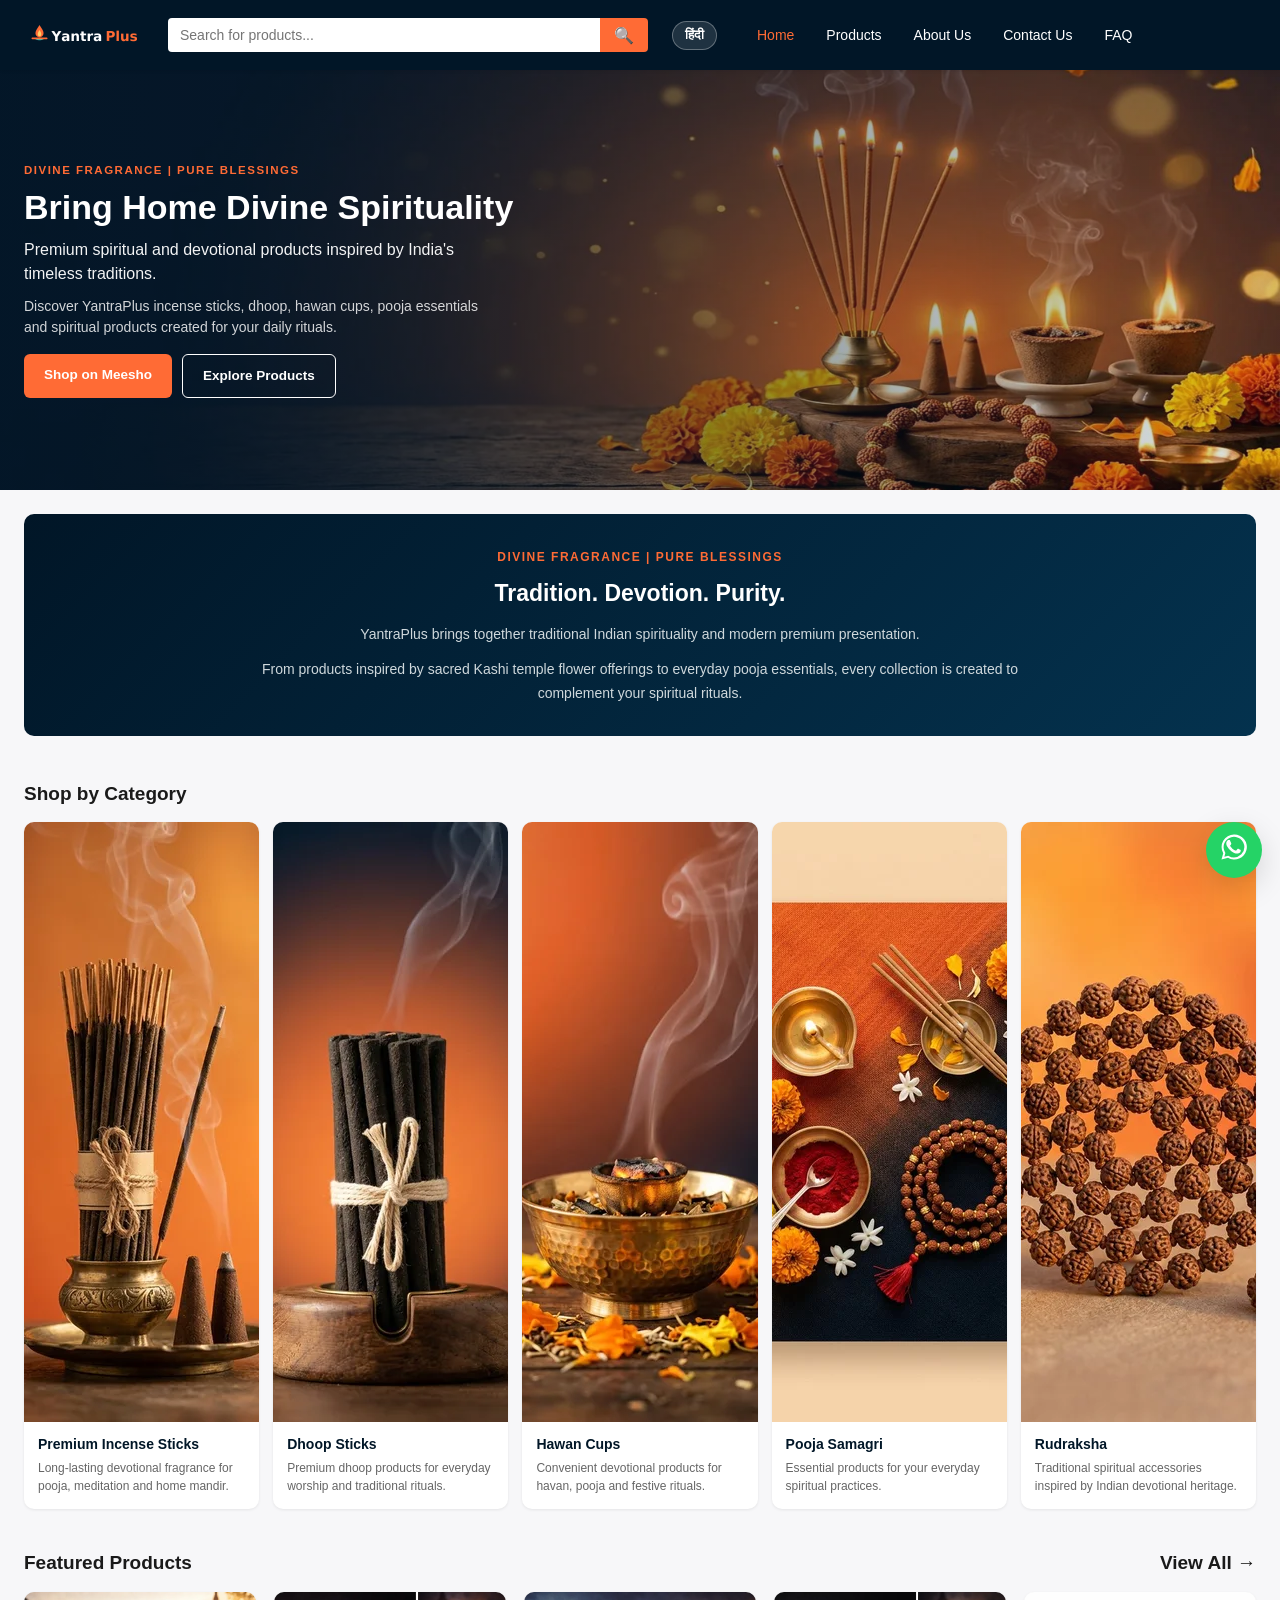
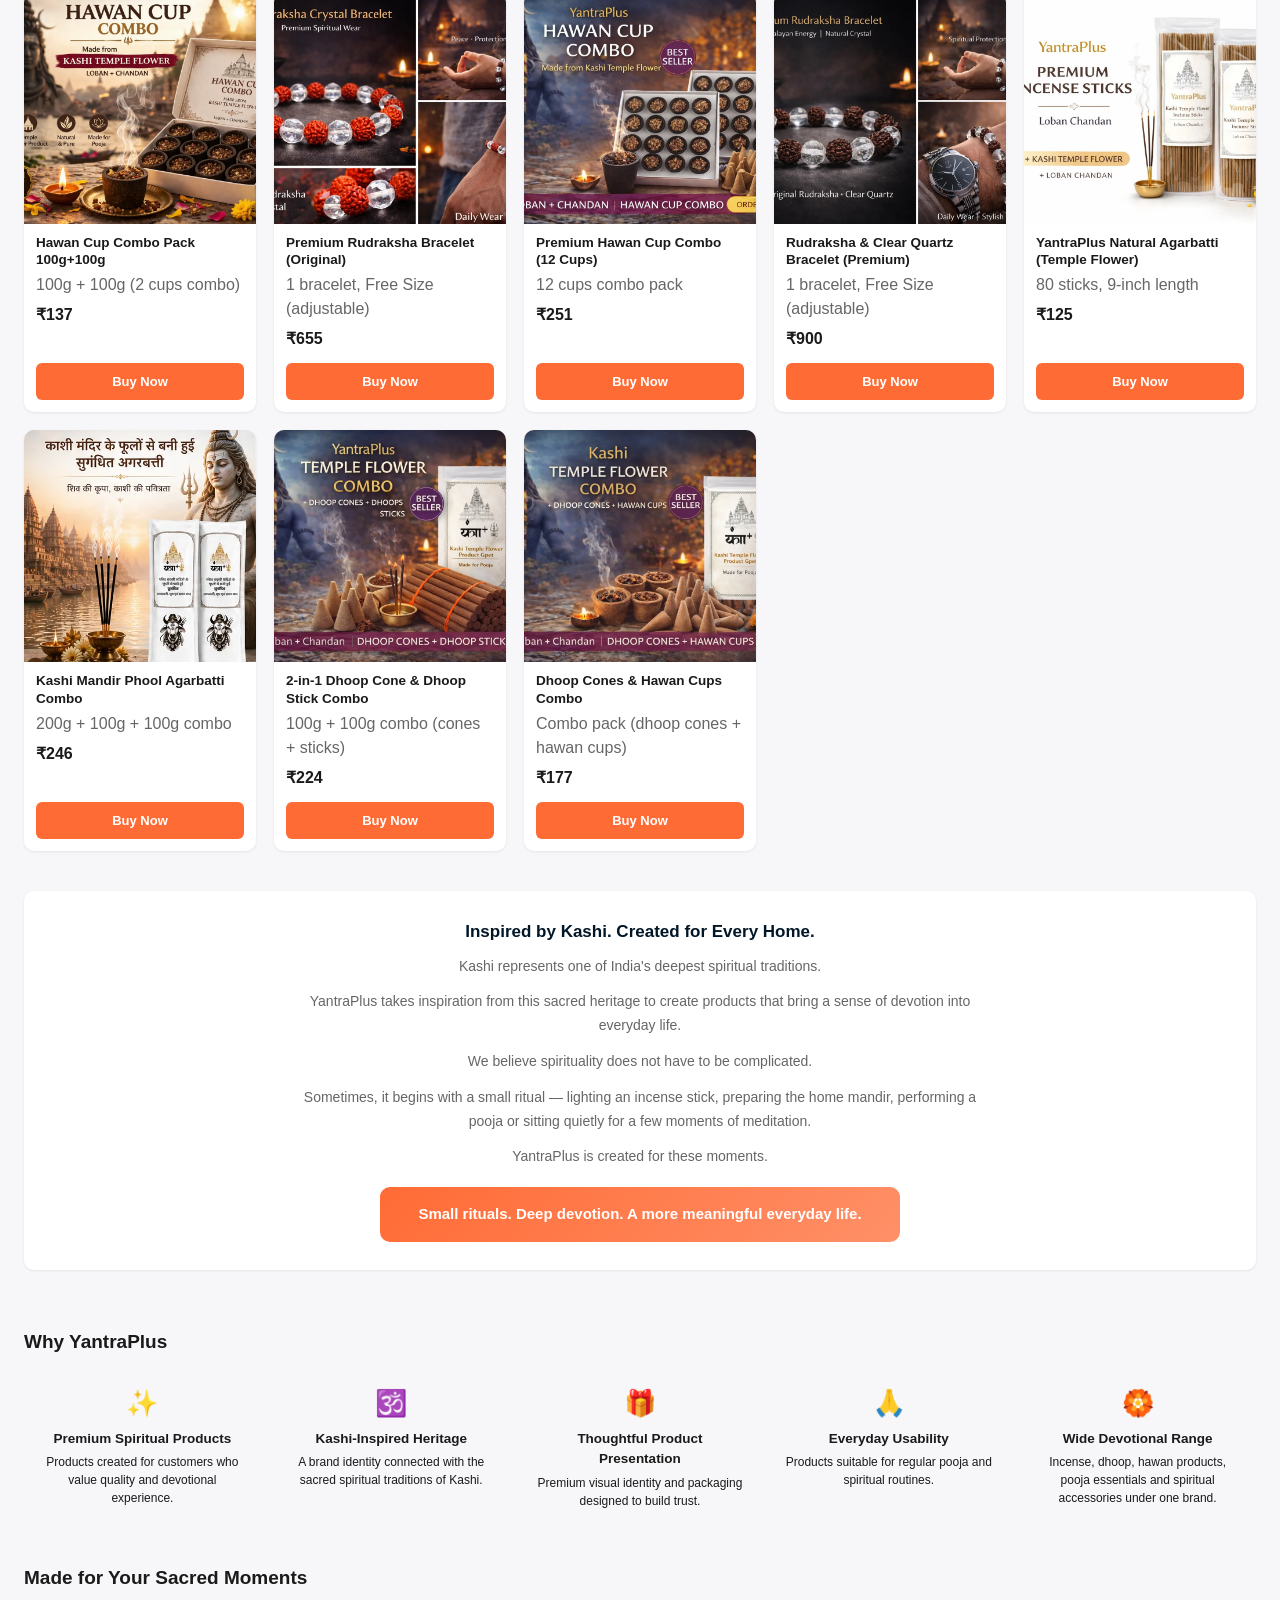
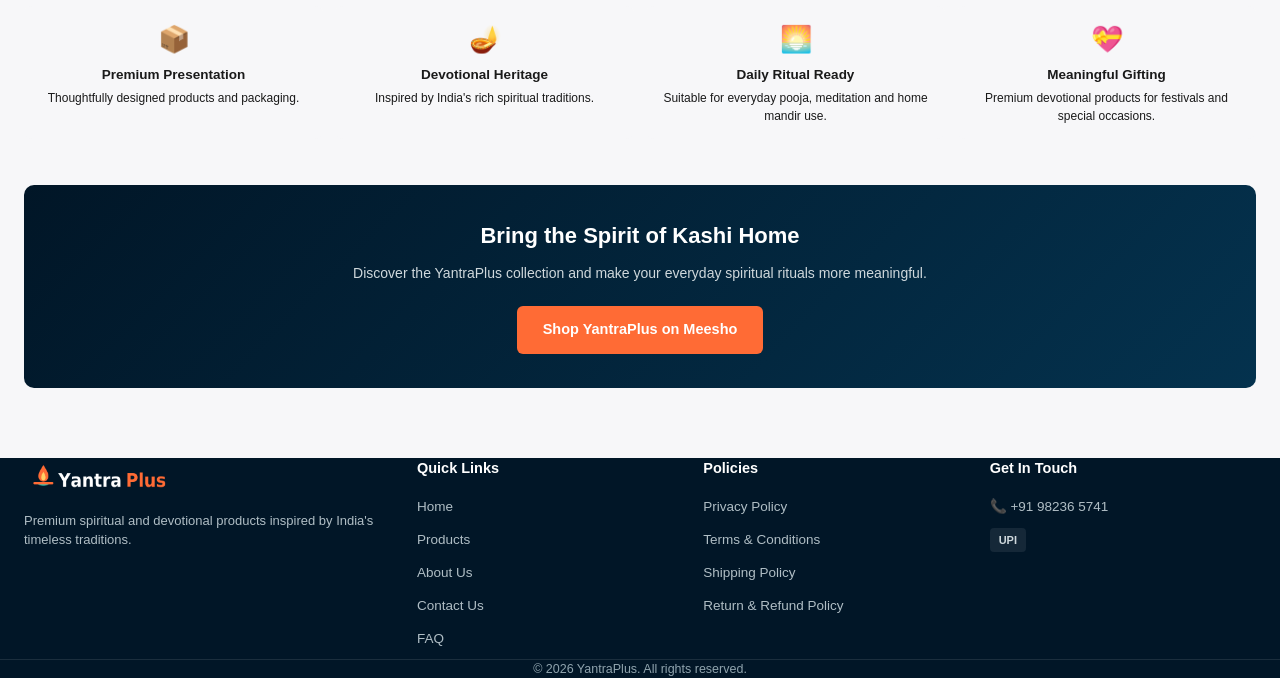
<file: index.html>
<!DOCTYPE html>
<html lang="en">
<head>
  <meta charset="UTF-8">
  <meta name="viewport" content="width=device-width, initial-scale=1.0">
  <!-- SEO Meta Tags -->
  <title>YantraPlus | Premium Spiritual &amp; Pooja Products | Incense, Dhoop &amp; Hawan</title>
  <meta name="description" content="Discover YantraPlus premium spiritual and devotional products including incense sticks, dhoop, hawan cups, pooja samagri and Rudraksha products inspired by India's sacred traditions.">
  <meta name="keywords" content="agarbatti, incense sticks, dhoop, hawan cups, pooja samagri, rudraksha bracelet, pooja items online India">
  <meta name="author" content="YantraPlus">
  <link rel="canonical" href="https://yantraplus.github.io/index.html">
  <meta name="robots" content="index, follow">
  <!-- Open Graph -->
  <meta property="og:title" content="YantraPlus | Premium Spiritual &amp; Pooja Products | Incense, Dhoop &amp; Hawan">
  <meta property="og:description" content="Discover YantraPlus premium spiritual and devotional products including incense sticks, dhoop, hawan cups, pooja samagri and Rudraksha products inspired by India's sacred traditions.">
  <meta property="og:type" content="website">
  <meta property="og:url" content="https://yantraplus.github.io/index.html">
  <meta property="og:image" content="https://yantraplus.github.io/assets/images/hero-banner.jpg">
  <meta property="og:site_name" content="YantraPlus">
  <!-- Twitter Card -->
  <meta name="twitter:card" content="summary_large_image">
  <meta name="twitter:title" content="YantraPlus | Premium Spiritual &amp; Pooja Products | Incense, Dhoop &amp; Hawan">
  <meta name="twitter:description" content="Discover YantraPlus premium spiritual and devotional products including incense sticks, dhoop, hawan cups, pooja samagri and Rudraksha products inspired by India's sacred traditions.">
  <meta name="twitter:image" content="https://yantraplus.github.io/assets/images/hero-banner.jpg">
  <!-- Favicon -->
  <link rel="icon" type="image/png" href="assets/images/favicon-32.png">
  <!-- Stylesheet -->
  <link rel="preconnect" href="https://fonts.googleapis.com">
  <link rel="preconnect" href="https://fonts.gstatic.com" crossorigin>
  <link href="https://fonts.googleapis.com/css2?family=Noto+Sans+Devanagari:wght@400;600;700&display=swap" rel="stylesheet">
  <link rel="stylesheet" href="css/style.css">
</head>
<body>

  <div id="page-loader"><div class="loader-spinner"></div></div>

  <header class="site-header" id="site-header"></header>
  <div id="whatsapp-float" class="whatsapp-float"></div>

  <main>

    <!-- HERO BANNER -->
    <section class="hero">
      <picture>
        <source srcset="assets/images/hero-banner.webp" type="image/webp">
        <img src="assets/images/hero-banner.jpg" alt="YantraPlus — premium spiritual and devotional products: incense, dhoop and Rudraksha" width="1600" height="700" fetchpriority="high">
      </picture>
      <div class="hero-content">
        <span class="hero-tagline" data-i18n="hero.tagline">Divine Fragrance | Pure Blessings</span>
        <h1 data-i18n="hero.title">Bring Home Divine Spirituality</h1>
        <p class="hero-sub" data-i18n="hero.subtitle">Premium spiritual and devotional products inspired by India's timeless traditions.</p>
        <p class="hero-desc" data-i18n="hero.description">Discover YantraPlus incense sticks, dhoop, hawan cups, pooja essentials and spiritual products created for your daily rituals.</p>
        <div class="hero-actions">
          <a href="#" class="btn btn-primary" id="hero-meesho-btn" data-i18n="hero.ctaMeesho">Shop on Meesho</a>
          <a href="products.html" class="btn btn-outline" data-i18n="hero.ctaProducts">Explore Products</a>
        </div>
      </div>
    </section>

    <div class="container">

      <!-- BRAND SECTION -->
      <section class="section brand-section">
        <span class="brand-tagline" data-i18n="brand.tagline">Divine Fragrance | Pure Blessings</span>
        <h2 data-i18n="brand.title">Tradition. Devotion. Purity.</h2>
        <p data-i18n="brand.p1">YantraPlus brings together traditional Indian spirituality and modern premium presentation.</p>
        <p data-i18n="brand.p2">From products inspired by sacred Kashi temple flower offerings to everyday pooja essentials, every collection is created to complement your spiritual rituals.</p>
      </section>

      <!-- CATEGORIES -->
      <section class="section">
        <h2 class="section-title" data-i18n="section.categories">Shop by Category</h2>
        <div class="category-grid">
          <a href="products.html?search=agarbatti" class="cat-card">
            <picture>
              <source srcset="assets/images/cat-incense.webp" type="image/webp">
              <img src="assets/images/cat-incense.jpg" alt="Premium incense sticks and agarbatti for pooja" width="600" height="600" loading="lazy">
            </picture>
            <div class="cat-body">
              <h3 data-i18n="cat.incense.title">Premium Incense Sticks</h3>
              <p data-i18n="cat.incense.desc">Long-lasting devotional fragrance for pooja, meditation and home mandir.</p>
            </div>
          </a>
          <a href="products.html?search=dhoop" class="cat-card">
            <picture>
              <source srcset="assets/images/cat-dhoop.webp" type="image/webp">
              <img src="assets/images/cat-dhoop.jpg" alt="Premium dhoop sticks for worship and rituals" width="600" height="600" loading="lazy">
            </picture>
            <div class="cat-body">
              <h3 data-i18n="cat.dhoop.title">Dhoop Sticks</h3>
              <p data-i18n="cat.dhoop.desc">Premium dhoop products for everyday worship and traditional rituals.</p>
            </div>
          </a>
          <a href="products.html?search=hawan" class="cat-card">
            <picture>
              <source srcset="assets/images/cat-hawan.webp" type="image/webp">
              <img src="assets/images/cat-hawan.jpg" alt="Hawan cups for havan and pooja rituals" width="600" height="600" loading="lazy">
            </picture>
            <div class="cat-body">
              <h3 data-i18n="cat.hawan.title">Hawan Cups</h3>
              <p data-i18n="cat.hawan.desc">Convenient devotional products for havan, pooja and festive rituals.</p>
            </div>
          </a>
          <a href="products.html?category=incense" class="cat-card">
            <picture>
              <source srcset="assets/images/cat-samagri.webp" type="image/webp">
              <img src="assets/images/cat-samagri.jpg" alt="Pooja samagri and worship essentials" width="600" height="600" loading="lazy">
            </picture>
            <div class="cat-body">
              <h3 data-i18n="cat.samagri.title">Pooja Samagri</h3>
              <p data-i18n="cat.samagri.desc">Essential products for your everyday spiritual practices.</p>
            </div>
          </a>
          <a href="products.html?category=bracelets" class="cat-card">
            <picture>
              <source srcset="assets/images/cat-bracelets.webp" type="image/webp">
              <img src="assets/images/cat-bracelets.jpg" alt="Rudraksha bracelets and spiritual accessories" width="600" height="600" loading="lazy">
            </picture>
            <div class="cat-body">
              <h3 data-i18n="cat.rudraksha.title">Rudraksha</h3>
              <p data-i18n="cat.rudraksha.desc">Traditional spiritual accessories inspired by Indian devotional heritage.</p>
            </div>
          </a>
        </div>
      </section>

      <!-- FEATURED PRODUCTS (rendered by home.js) -->
      <section class="section">
        <h2 class="section-title">
          <span data-i18n="section.featured">Featured Products</span>
          <a href="products.html" class="link" data-i18n="link.viewAll">View All →</a>
        </h2>
        <div class="product-grid" id="featured-products">
          <!-- Products injected by JS -->
        </div>
      </section>

      <!-- BRAND STORY -->
      <section class="section">
        <div class="content-block story-block">
          <h2 class="story-title" data-i18n="story.title">Inspired by Kashi. Created for Every Home.</h2>
          <p data-i18n="story.p1">Kashi represents one of India's deepest spiritual traditions.</p>
          <p data-i18n="story.p2">YantraPlus takes inspiration from this sacred heritage to create products that bring a sense of devotion into everyday life.</p>
          <p data-i18n="story.p3">We believe spirituality does not have to be complicated.</p>
          <p data-i18n="story.p4">Sometimes, it begins with a small ritual — lighting an incense stick, preparing the home mandir, performing a pooja or sitting quietly for a few moments of meditation.</p>
          <p data-i18n="story.p5">YantraPlus is created for these moments.</p>
          <div class="story-highlight" data-i18n="story.highlight">Small rituals. Deep devotion. A more meaningful everyday life.</div>
        </div>
      </section>

      <!-- WHY YANTRAPLUS -->
      <section class="section">
        <h2 class="section-title" data-i18n="why.title">Why YantraPlus</h2>
        <div class="value-cards five">
          <div class="value-card"><div class="icon">✨</div><h3 data-i18n="why.1.title">Premium Spiritual Products</h3><p data-i18n="why.1.desc">Products created for customers who value quality and devotional experience.</p></div>
          <div class="value-card"><div class="icon">🕉️</div><h3 data-i18n="why.2.title">Kashi-Inspired Heritage</h3><p data-i18n="why.2.desc">A brand identity connected with the sacred spiritual traditions of Kashi.</p></div>
          <div class="value-card"><div class="icon">🎁</div><h3 data-i18n="why.3.title">Thoughtful Product Presentation</h3><p data-i18n="why.3.desc">Premium visual identity and packaging designed to build trust.</p></div>
          <div class="value-card"><div class="icon">🙏</div><h3 data-i18n="why.4.title">Everyday Usability</h3><p data-i18n="why.4.desc">Products suitable for regular pooja and spiritual routines.</p></div>
          <div class="value-card"><div class="icon">🏵️</div><h3 data-i18n="why.5.title">Wide Devotional Range</h3><p data-i18n="why.5.desc">Incense, dhoop, hawan products, pooja essentials and spiritual accessories under one brand.</p></div>
        </div>
      </section>

      <!-- TRUST SECTION -->
      <section class="section">
        <h2 class="section-title" data-i18n="trust.title">Made for Your Sacred Moments</h2>
        <div class="value-cards">
          <div class="value-card"><div class="icon">📦</div><h3 data-i18n="trust.1.title">Premium Presentation</h3><p data-i18n="trust.1.desc">Thoughtfully designed products and packaging.</p></div>
          <div class="value-card"><div class="icon">🪔</div><h3 data-i18n="trust.2.title">Devotional Heritage</h3><p data-i18n="trust.2.desc">Inspired by India's rich spiritual traditions.</p></div>
          <div class="value-card"><div class="icon">🌅</div><h3 data-i18n="trust.3.title">Daily Ritual Ready</h3><p data-i18n="trust.3.desc">Suitable for everyday pooja, meditation and home mandir use.</p></div>
          <div class="value-card"><div class="icon">💝</div><h3 data-i18n="trust.4.title">Meaningful Gifting</h3><p data-i18n="trust.4.desc">Premium devotional products for festivals and special occasions.</p></div>
        </div>
      </section>

      <!-- CTA -->
      <section class="section">
        <div class="cta-section">
          <h2 data-i18n="cta.title">Bring the Spirit of Kashi Home</h2>
          <p data-i18n="cta.desc">Discover the YantraPlus collection and make your everyday spiritual rituals more meaningful.</p>
          <a href="#" id="cta-meesho-btn" class="btn btn-primary" data-i18n="cta.button">Shop YantraPlus on Meesho</a>
        </div>
      </section>

    </div>
  </main>

  <footer class="site-footer" id="site-footer"></footer>

  <script src="js/products-data.js"></script>
  <script src="js/i18n.js"></script>
  <script src="js/main.js"></script>
  <script>
    renderHeader('home');

    // Meesho CTA buttons point to the storefront
    document.getElementById('hero-meesho-btn').href = BRAND.meeshoUrl;
    document.getElementById('cta-meesho-btn').href = BRAND.meeshoUrl;

    function renderFeaturedProducts() {
      const grid = document.getElementById('featured-products');
      const featured = PRODUCTS.slice(0, 8);
      grid.innerHTML = featured.map(p => productCardHTML(p)).join('');
    }

    function productCardHTML(p) {
      return `
        <div class="product-card">
          <a href="product.html?id=${p.id}" class="thumb">
            ${productImageHTML(p.images[0], p.name, { loading: 'lazy' })}
          </a>
          <div class="product-info">
            <a href="product.html?id=${p.id}"><h3>${p.name}</h3></a>
            ${p.pack ? `<div class="reviews-count">${p.pack}</div>` : ''}
            <div class="price-row">
              <span class="price-now">₹${p.price.toLocaleString('en-IN')}</span>
            </div>
            <a href="product.html?id=${p.id}" class="btn btn-primary btn-block">${t('btn.buyNow')}</a>
          </div>
        </div>
      `;
    }

    renderFeaturedProducts();
    document.addEventListener('yp:langchange', renderFeaturedProducts);
  </script>
</body>
</html>
</file>
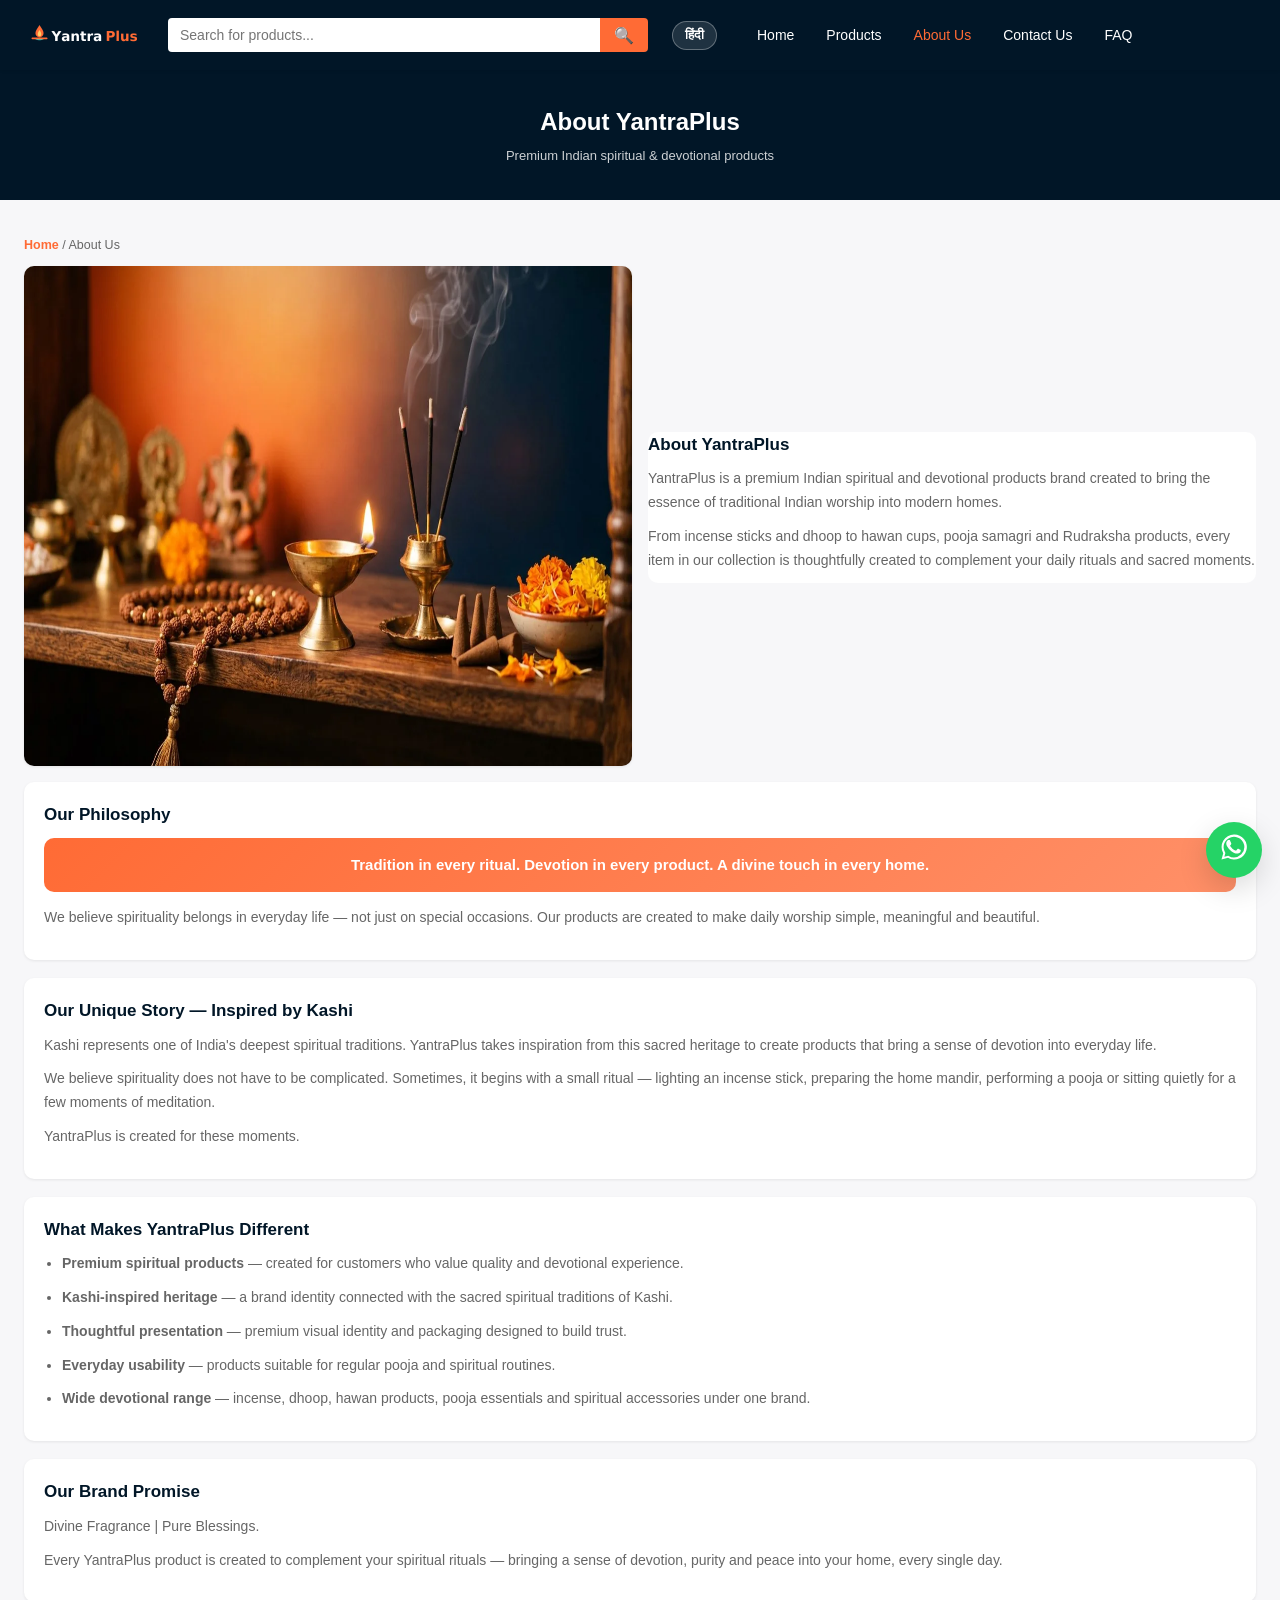
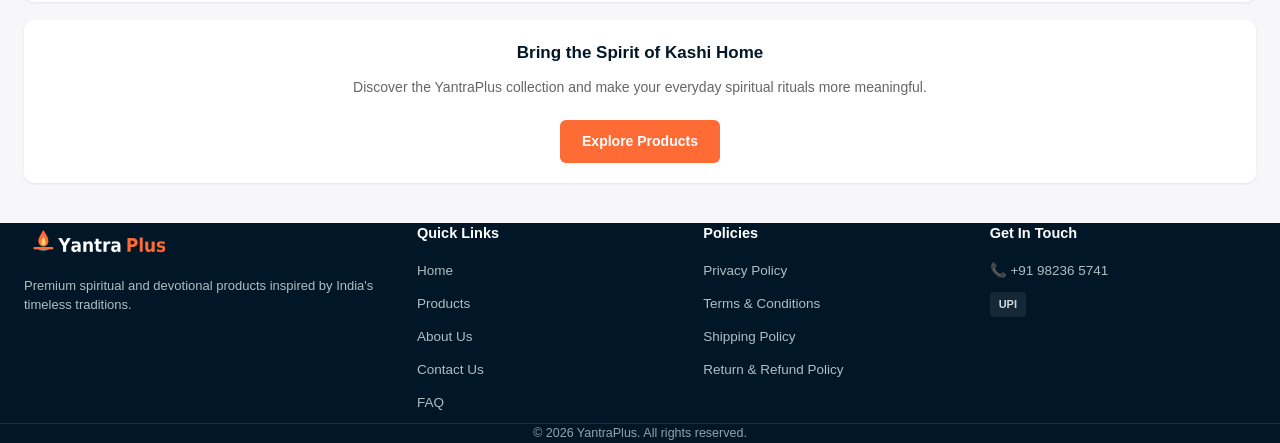
<file: about.html>
<!DOCTYPE html>
<html lang="en">
<head>
  <meta charset="UTF-8">
  <meta name="viewport" content="width=device-width, initial-scale=1.0">
  <title>About YantraPlus | Inspired by Kashi's Spiritual Heritage</title>
  <meta name="description" content="Discover YantraPlus premium spiritual and devotional products including incense sticks, dhoop, hawan cups, pooja samagri and Rudraksha products inspired by India's sacred traditions.">
  <link rel="canonical" href="https://yantraplus.github.io/about.html">
  <meta name="robots" content="index, follow">
  <!-- Open Graph -->
  <meta property="og:title" content="About YantraPlus | Inspired by Kashi's Spiritual Heritage">
  <meta property="og:description" content="Discover YantraPlus premium spiritual and devotional products including incense sticks, dhoop, hawan cups, pooja samagri and Rudraksha products inspired by India's sacred traditions.">
  <meta property="og:type" content="website">
  <meta property="og:url" content="https://yantraplus.github.io/about.html">
  <meta property="og:image" content="https://yantraplus.github.io/assets/images/about-team.jpg">
  <meta property="og:site_name" content="YantraPlus">
  <!-- Twitter Card -->
  <meta name="twitter:card" content="summary_large_image">
  <meta name="twitter:title" content="About YantraPlus | Inspired by Kashi's Spiritual Heritage">
  <meta name="twitter:description" content="Discover YantraPlus premium spiritual and devotional products including incense sticks, dhoop, hawan cups, pooja samagri and Rudraksha products inspired by India's sacred traditions.">
  <meta name="twitter:image" content="https://yantraplus.github.io/assets/images/about-team.jpg">
  <link rel="icon" type="image/png" href="assets/images/favicon-32.png">
  <link rel="preconnect" href="https://fonts.googleapis.com">
  <link rel="preconnect" href="https://fonts.gstatic.com" crossorigin>
  <link href="https://fonts.googleapis.com/css2?family=Noto+Sans+Devanagari:wght@400;600;700&display=swap" rel="stylesheet">
  <link rel="stylesheet" href="css/style.css">
</head>
<body>

  <div id="page-loader"><div class="loader-spinner"></div></div>

  <header class="site-header" id="site-header"></header>
  <div id="whatsapp-float" class="whatsapp-float"></div>

  <main>
    <section class="page-hero">
      <div class="container">
        <h1>About YantraPlus</h1>
        <p>Premium Indian spiritual &amp; devotional products</p>
      </div>
    </section>

    <div class="container">
      <div class="breadcrumb"><a href="index.html">Home</a> / About Us</div>

      <div class="about-grid">
        <picture>
          <source srcset="assets/images/about-team.webp" type="image/webp">
          <img src="assets/images/about-team.jpg" alt="YantraPlus — premium spiritual and devotional products inspired by Kashi" width="800" height="500" loading="lazy">
        </picture>
        <div class="content-block" style="box-shadow:none; padding:0;">
          <h2>About YantraPlus</h2>
          <p>YantraPlus is a premium Indian spiritual and devotional products brand created to bring the essence of traditional Indian worship into modern homes.</p>
          <p>From incense sticks and dhoop to hawan cups, pooja samagri and Rudraksha products, every item in our collection is thoughtfully created to complement your daily rituals and sacred moments.</p>
        </div>
      </div>

      <div class="content-block">
        <h2>Our Philosophy</h2>
        <div class="story-highlight" style="max-width:none; margin:0 0 14px;">Tradition in every ritual. Devotion in every product. A divine touch in every home.</div>
        <p>We believe spirituality belongs in everyday life — not just on special occasions. Our products are created to make daily worship simple, meaningful and beautiful.</p>
      </div>

      <div class="content-block">
        <h2>Our Unique Story — Inspired by Kashi</h2>
        <p>Kashi represents one of India's deepest spiritual traditions. YantraPlus takes inspiration from this sacred heritage to create products that bring a sense of devotion into everyday life.</p>
        <p>We believe spirituality does not have to be complicated. Sometimes, it begins with a small ritual — lighting an incense stick, preparing the home mandir, performing a pooja or sitting quietly for a few moments of meditation.</p>
        <p>YantraPlus is created for these moments.</p>
      </div>

      <div class="content-block">
        <h2>What Makes YantraPlus Different</h2>
        <ul>
          <li><strong>Premium spiritual products</strong> — created for customers who value quality and devotional experience.</li>
          <li><strong>Kashi-inspired heritage</strong> — a brand identity connected with the sacred spiritual traditions of Kashi.</li>
          <li><strong>Thoughtful presentation</strong> — premium visual identity and packaging designed to build trust.</li>
          <li><strong>Everyday usability</strong> — products suitable for regular pooja and spiritual routines.</li>
          <li><strong>Wide devotional range</strong> — incense, dhoop, hawan products, pooja essentials and spiritual accessories under one brand.</li>
        </ul>
      </div>

      <div class="content-block">
        <h2>Our Brand Promise</h2>
        <p>Divine Fragrance | Pure Blessings.</p>
        <p>Every YantraPlus product is created to complement your spiritual rituals — bringing a sense of devotion, purity and peace into your home, every single day.</p>
      </div>

      <div class="content-block text-center">
        <h2>Bring the Spirit of Kashi Home</h2>
        <p>Discover the YantraPlus collection and make your everyday spiritual rituals more meaningful.</p>
        <a href="products.html" class="btn btn-primary mt-1">Explore Products</a>
      </div>
    </div>
  </main>

  <footer class="site-footer" id="site-footer"></footer>

  <script src="js/i18n.js"></script>
  <script src="js/main.js"></script>
  <script>renderHeader('about');</script>
</body>
</html>
</file>
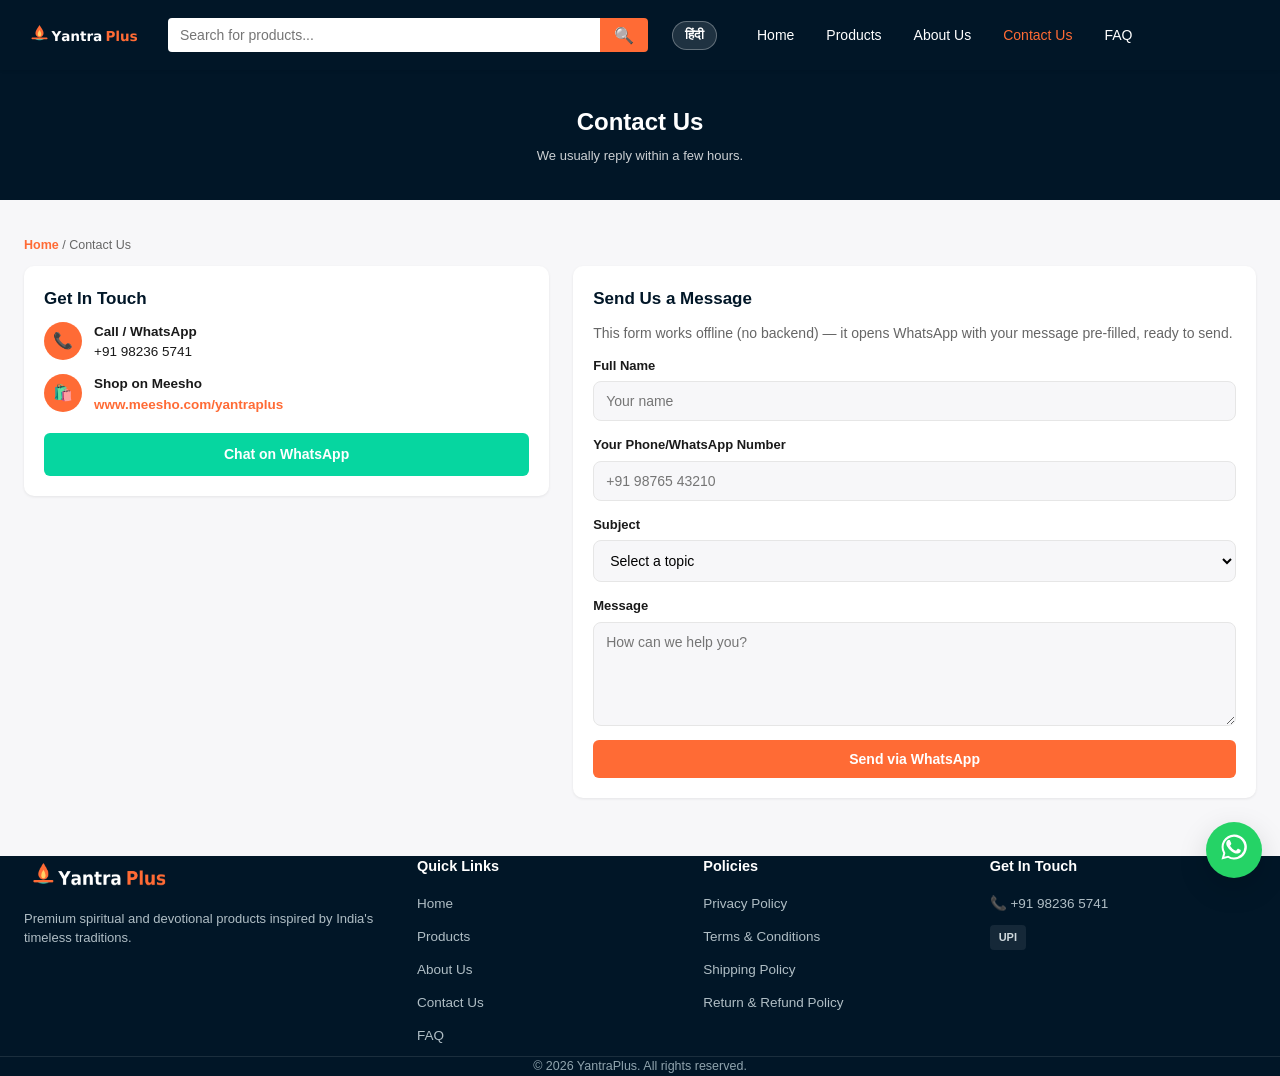
<file: contact.html>
<!DOCTYPE html>
<html lang="en">
<head>
  <meta charset="UTF-8">
  <meta name="viewport" content="width=device-width, initial-scale=1.0">
  <title>Contact Us | YantraPlus — Premium Spiritual &amp; Pooja Products</title>
  <meta name="description" content="Get in touch with YantraPlus for order queries, product questions, or support. Reach us on WhatsApp or shop our premium incense, dhoop, hawan and Rudraksha products on Meesho.">
  <link rel="canonical" href="https://yantraplus.github.io/contact.html">
  <meta name="robots" content="index, follow">
  <!-- Open Graph -->
  <meta property="og:title" content="Contact Us | YantraPlus — Premium Spiritual &amp; Pooja Products">
  <meta property="og:description" content="Get in touch with YantraPlus for order queries, product questions, or support. Reach us on WhatsApp or shop our premium incense, dhoop, hawan and Rudraksha products on Meesho.">
  <meta property="og:type" content="website">
  <meta property="og:url" content="https://yantraplus.github.io/contact.html">
  <meta property="og:image" content="https://yantraplus.github.io/assets/images/hero-banner.jpg">
  <meta property="og:site_name" content="YantraPlus">
  <!-- Twitter Card -->
  <meta name="twitter:card" content="summary_large_image">
  <meta name="twitter:title" content="Contact Us | YantraPlus — Premium Spiritual &amp; Pooja Products">
  <meta name="twitter:description" content="Get in touch with YantraPlus for order queries, product questions, or support. Reach us on WhatsApp or shop our premium incense, dhoop, hawan and Rudraksha products on Meesho.">
  <meta name="twitter:image" content="https://yantraplus.github.io/assets/images/hero-banner.jpg">
  <link rel="icon" type="image/png" href="assets/images/favicon-32.png">
  <!-- Hindi font support (loaded only when needed; falls back instantly to system fonts) -->
  <link rel="preconnect" href="https://fonts.googleapis.com">
  <link rel="preconnect" href="https://fonts.gstatic.com" crossorigin>
  <link href="https://fonts.googleapis.com/css2?family=Noto+Sans+Devanagari:wght@400;600;700&display=swap" rel="stylesheet">
  <link rel="stylesheet" href="css/style.css">
</head>
<body>

  <div id="page-loader"><div class="loader-spinner"></div></div>

  <header class="site-header" id="site-header"></header>
  <div id="whatsapp-float" class="whatsapp-float"></div>

  <main>
    <section class="page-hero">
      <div class="container">
        <h1>Contact Us</h1>
        <p>We usually reply within a few hours.</p>
      </div>
    </section>

    <div class="container">
      <div class="breadcrumb"><a href="index.html" data-i18n="nav.home">Home</a> / <span data-i18n="nav.contact">Contact Us</span></div>

      <div class="contact-layout">
        <!-- Contact Info -->
        <div class="content-block">
          <h2 data-i18n="contact.getInTouch">Get In Touch</h2>
          <div class="contact-info-list mt-1" id="contact-info-list">
            <!-- Filled by JS from BRAND config — only shows fields that are actually set -->
          </div>
          <a href="#" id="contact-whatsapp-btn" target="_blank" rel="noopener" class="btn btn-success btn-block" data-i18n="contact.chatWhatsapp">Chat on WhatsApp</a>
        </div>

        <!-- Contact Form -->
        <div class="content-block">
          <h2 data-i18n="contact.sendMessage">Send Us a Message</h2>
          <p class="form-note mb-1">This form works offline (no backend) — it opens WhatsApp with your message pre-filled, ready to send.</p>
          <form class="contact-form" id="contact-form">
            <div class="form-group">
              <label for="cf-name" data-i18n="contact.fullName">Full Name *</label>
              <input type="text" id="cf-name" required placeholder="Your name">
            </div>
            <div class="form-group">
              <label for="cf-phone" data-i18n="contact.yourPhone">Your Phone/WhatsApp Number *</label>
              <input type="tel" id="cf-phone" required placeholder="+91 98765 43210">
            </div>
            <div class="form-group">
              <label for="cf-subject" data-i18n="contact.subject">Subject *</label>
              <select id="cf-subject" required>
                <option value="">Select a topic</option>
                <option>Order Query</option>
                <option>Product Question</option>
                <option>Return / Refund</option>
                <option>Delivery Issue</option>
                <option>Other</option>
              </select>
            </div>
            <div class="form-group">
              <label for="cf-message" data-i18n="contact.message">Message *</label>
              <textarea id="cf-message" rows="5" required placeholder="How can we help you?"></textarea>
            </div>
            <button type="submit" class="btn btn-primary btn-block" data-i18n="contact.sendWhatsapp">Send via WhatsApp</button>
            <div id="form-success">✅ Opening WhatsApp with your message ready to send.</div>
          </form>
        </div>
      </div>
    </div>
  </main>

  <footer class="site-footer" id="site-footer"></footer>

  <script src="js/i18n.js"></script>
  <script src="js/main.js"></script>
  <script>
    renderHeader('contact');

    // Fill contact info from BRAND config — only render fields that are
    // actually set, so we never display invented details.
    const infoList = document.getElementById('contact-info-list');
    const infoItems = [
      BRAND.phone ? { icon: '📞', label: 'Call / WhatsApp', value: BRAND.phone } : null,
      BRAND.email ? { icon: '✉️', label: 'Email', value: BRAND.email } : null,
      BRAND.address ? { icon: '📍', label: 'Address', value: BRAND.address } : null,
      BRAND.meeshoUrl ? { icon: '🛍️', label: 'Shop on Meesho', value: `<a href="${BRAND.meeshoUrl}" target="_blank" rel="noopener" style="color:var(--brand-primary); font-weight:600;">${BRAND.meeshoUrl.replace('https://','')}</a>` } : null
    ].filter(Boolean);
    infoList.innerHTML = infoItems.length
      ? infoItems.map(i => `
          <div class="contact-info-item">
            <div class="ci-icon">${i.icon}</div>
            <div><strong>${i.label}</strong><br>${i.value}</div>
          </div>`).join('')
      : `<p style="font-size:13.5px; color:var(--text-muted);">The fastest way to reach us is WhatsApp — button below.</p>`;

    document.getElementById('contact-whatsapp-btn').href =
      `https://wa.me/${BRAND.whatsappNumber}?text=${encodeURIComponent('Hi YantraPlus! I need some help.')}`;

    // Handle contact form submit -> opens WhatsApp with pre-filled message
    // (No backend/server and no confirmed business email, so WhatsApp is
    // the reliable way to "send" a message here.)
    document.getElementById('contact-form').addEventListener('submit', function (e) {
      e.preventDefault();

      const name = document.getElementById('cf-name').value.trim();
      const phone = document.getElementById('cf-phone').value.trim();
      const subject = document.getElementById('cf-subject').value;
      const message = document.getElementById('cf-message').value.trim();

      const text = `Hi YantraPlus! I have a query.\n\nName: ${name}\nMy Phone: ${phone}\nSubject: ${subject}\n\nMessage:\n${message}`;
      const waLink = `https://wa.me/${BRAND.whatsappNumber}?text=${encodeURIComponent(text)}`;

      window.open(waLink, '_blank');

      document.getElementById('form-success').classList.add('show');
      this.reset();
    });
  </script>
</body>
</html>
</file>
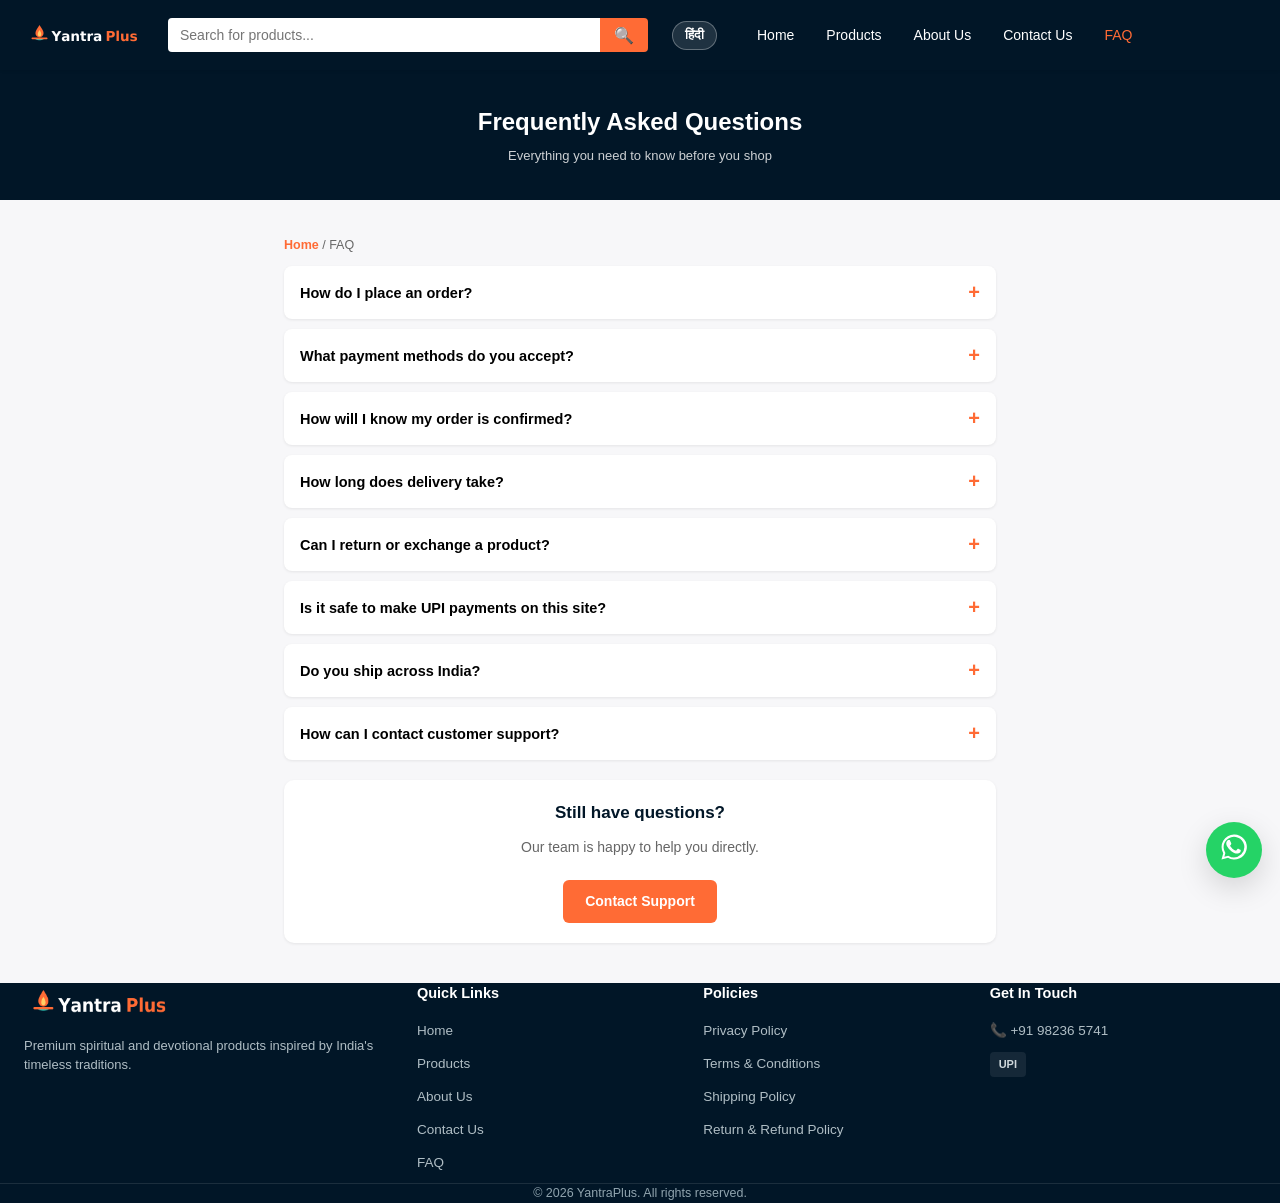
<file: faq.html>
<!DOCTYPE html>
<html lang="en">
<head>
  <meta charset="UTF-8">
  <meta name="viewport" content="width=device-width, initial-scale=1.0">
  <title>FAQ | YantraPlus — Premium Spiritual &amp; Pooja Products</title>
  <meta name="description" content="Find answers to common questions about orders, shipping, payments, returns and more at YantraPlus — premium incense, dhoop, hawan and Rudraksha products.">
  <link rel="canonical" href="https://yantraplus.github.io/faq.html">
  <meta name="robots" content="index, follow">
  <!-- Open Graph -->
  <meta property="og:title" content="FAQ | YantraPlus — Premium Spiritual &amp; Pooja Products">
  <meta property="og:description" content="Find answers to common questions about orders, shipping, payments, returns and more at YantraPlus — premium incense, dhoop, hawan and Rudraksha products.">
  <meta property="og:type" content="website">
  <meta property="og:url" content="https://yantraplus.github.io/faq.html">
  <meta property="og:image" content="https://yantraplus.github.io/assets/images/hero-banner.jpg">
  <meta property="og:site_name" content="YantraPlus">
  <!-- Twitter Card -->
  <meta name="twitter:card" content="summary_large_image">
  <meta name="twitter:title" content="FAQ | YantraPlus — Premium Spiritual &amp; Pooja Products">
  <meta name="twitter:description" content="Find answers to common questions about orders, shipping, payments, returns and more at YantraPlus — premium incense, dhoop, hawan and Rudraksha products.">
  <meta name="twitter:image" content="https://yantraplus.github.io/assets/images/hero-banner.jpg">
  <link rel="icon" type="image/png" href="assets/images/favicon-32.png">
  <!-- Hindi font support (loaded only when needed; falls back instantly to system fonts) -->
  <link rel="preconnect" href="https://fonts.googleapis.com">
  <link rel="preconnect" href="https://fonts.gstatic.com" crossorigin>
  <link href="https://fonts.googleapis.com/css2?family=Noto+Sans+Devanagari:wght@400;600;700&display=swap" rel="stylesheet">
  <link rel="stylesheet" href="css/style.css">
</head>
<body>

  <div id="page-loader"><div class="loader-spinner"></div></div>

  <header class="site-header" id="site-header"></header>
  <div id="whatsapp-float" class="whatsapp-float"></div>

  <main>
    <section class="page-hero">
      <div class="container">
        <h1>Frequently Asked Questions</h1>
        <p>Everything you need to know before you shop</p>
      </div>
    </section>

    <div class="container" style="max-width:760px;">
      <div class="breadcrumb"><a href="index.html">Home</a> / FAQ</div>

      <div id="faq-list">
        <!-- Populated by inline script below -->
      </div>

      <div class="content-block text-center mt-2">
        <h2 data-i18n="faq.stillQuestions">Still have questions?</h2>
        <p>Our team is happy to help you directly.</p>
        <a href="contact.html" class="btn btn-primary mt-1" data-i18n="faq.contactSupport">Contact Support</a>
      </div>
    </div>
  </main>

  <footer class="site-footer" id="site-footer"></footer>

  <script src="js/i18n.js"></script>
  <script src="js/main.js"></script>
  <script>
    renderHeader('faq');

    // FAQ data — edit/add questions here
    const FAQS = [
      {
        q: "How do I place an order?",
        a: "Browse our Products page, tap on any item to view details, then click 'Buy Now'. You'll be taken to a simple UPI payment page to complete your purchase."
      },
      {
        q: "What payment methods do you accept?",
        a: "We currently accept UPI payments only (Google Pay, PhonePe, Paytm, BHIM, or any UPI app) via QR code or UPI ID. After payment, simply send your screenshot on WhatsApp to confirm your order."
      },
      {
        q: "How will I know my order is confirmed?",
        a: "Once you send your payment screenshot via WhatsApp, we verify it manually and confirm your order with delivery details directly on WhatsApp."
      },
      {
        q: "How long does delivery take?",
        a: "Delivery time depends on your location and courier availability. Message us on WhatsApp after ordering and we'll share an estimated timeline for your pincode."
      },
      {
        q: "Can I return or exchange a product?",
        a: "See our Return & Refund Policy page for the current policy, or message us on WhatsApp with your order ID if you have an issue with a delivered product."
      },
      {
        q: "Is it safe to make UPI payments on this site?",
        a: "Yes. UPI payments go directly through your own UPI app (GPay, PhonePe, etc.) — we never store or have access to your bank details."
      },
      {
        q: "Do you ship across India?",
        a: "Message us on WhatsApp with your pincode before ordering to confirm delivery to your area."
      },
      {
        q: "How can I contact customer support?",
        a: "The fastest way is our WhatsApp chat button (bottom-right corner of any page), or the Contact Us form."
      }
    ];

    function renderFAQs() {
      const list = document.getElementById('faq-list');
      list.innerHTML = FAQS.map((item, i) => `
        <div class="faq-item" id="faq-${i}">
          <button class="faq-question" data-index="${i}">
            <span>${item.q}</span>
            <span class="icon">+</span>
          </button>
          <div class="faq-answer"><p>${item.a}</p></div>
        </div>
      `).join('');

      document.querySelectorAll('.faq-question').forEach(btn => {
        btn.addEventListener('click', () => {
          const item = btn.closest('.faq-item');
          const answer = item.querySelector('.faq-answer');
          const isOpen = item.classList.contains('open');

          // Close all others (accordion behaviour)
          document.querySelectorAll('.faq-item.open').forEach(openItem => {
            openItem.classList.remove('open');
            openItem.querySelector('.faq-answer').style.maxHeight = null;
          });

          if (!isOpen) {
            item.classList.add('open');
            answer.style.maxHeight = answer.scrollHeight + 40 + 'px';
          }
        });
      });
    }

    renderFAQs();
  </script>
</body>
</html>
</file>
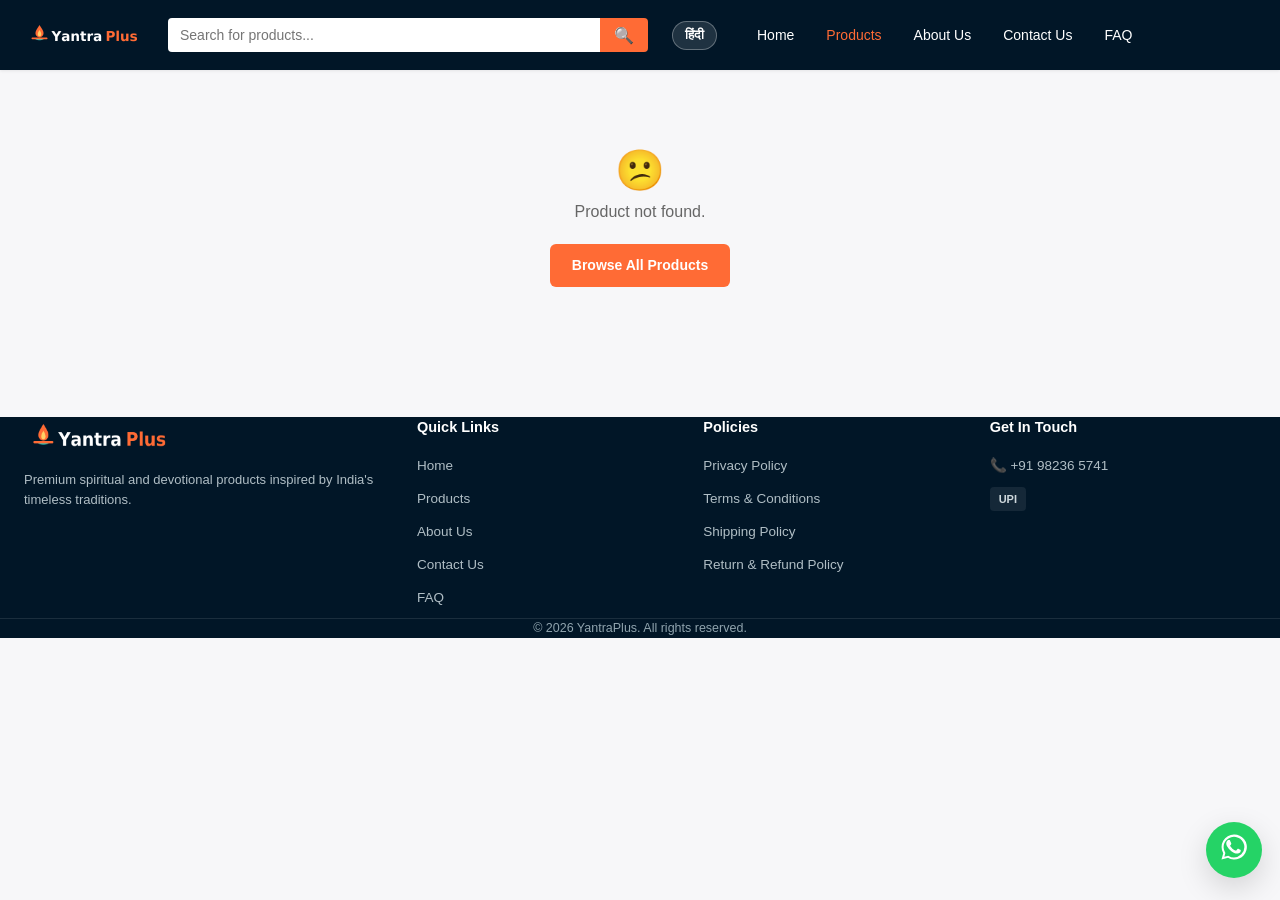
<file: payment.html>
<!DOCTYPE html>
<html lang="en">
<head>
  <meta charset="UTF-8">
  <meta name="viewport" content="width=device-width, initial-scale=1.0">
  <title>Payment — YantraPlus</title>
  <meta name="description" content="Complete your UPI payment securely for your YantraPlus order.">
  <meta name="robots" content="noindex"> <!-- payment pages shouldn't be indexed by search engines -->
  <link rel="icon" type="image/png" href="assets/images/favicon-32.png">
  <!-- Hindi font support (loaded only when needed; falls back instantly to system fonts) -->
  <link rel="preconnect" href="https://fonts.googleapis.com">
  <link rel="preconnect" href="https://fonts.gstatic.com" crossorigin>
  <link href="https://fonts.googleapis.com/css2?family=Noto+Sans+Devanagari:wght@400;600;700&display=swap" rel="stylesheet">
  <link rel="stylesheet" href="css/style.css">
</head>
<body>

  <div id="page-loader"><div class="loader-spinner"></div></div>

  <header class="site-header" id="site-header"></header>
  <div id="whatsapp-float" class="whatsapp-float"></div>

  <main>
    <div class="container" id="payment-container" style="max-width:520px; padding-top:10px; padding-bottom:30px;">
      <!-- Payment content injected by js/payment.js -->
    </div>
  </main>

  <footer class="site-footer" id="site-footer"></footer>

  <script src="js/products-data.js"></script>
  <script src="js/i18n.js"></script>
  <script src="js/main.js"></script>
  <script src="js/payment.js"></script>
  <script>
    renderHeader('products');
  </script>
</body>
</html>
</file>
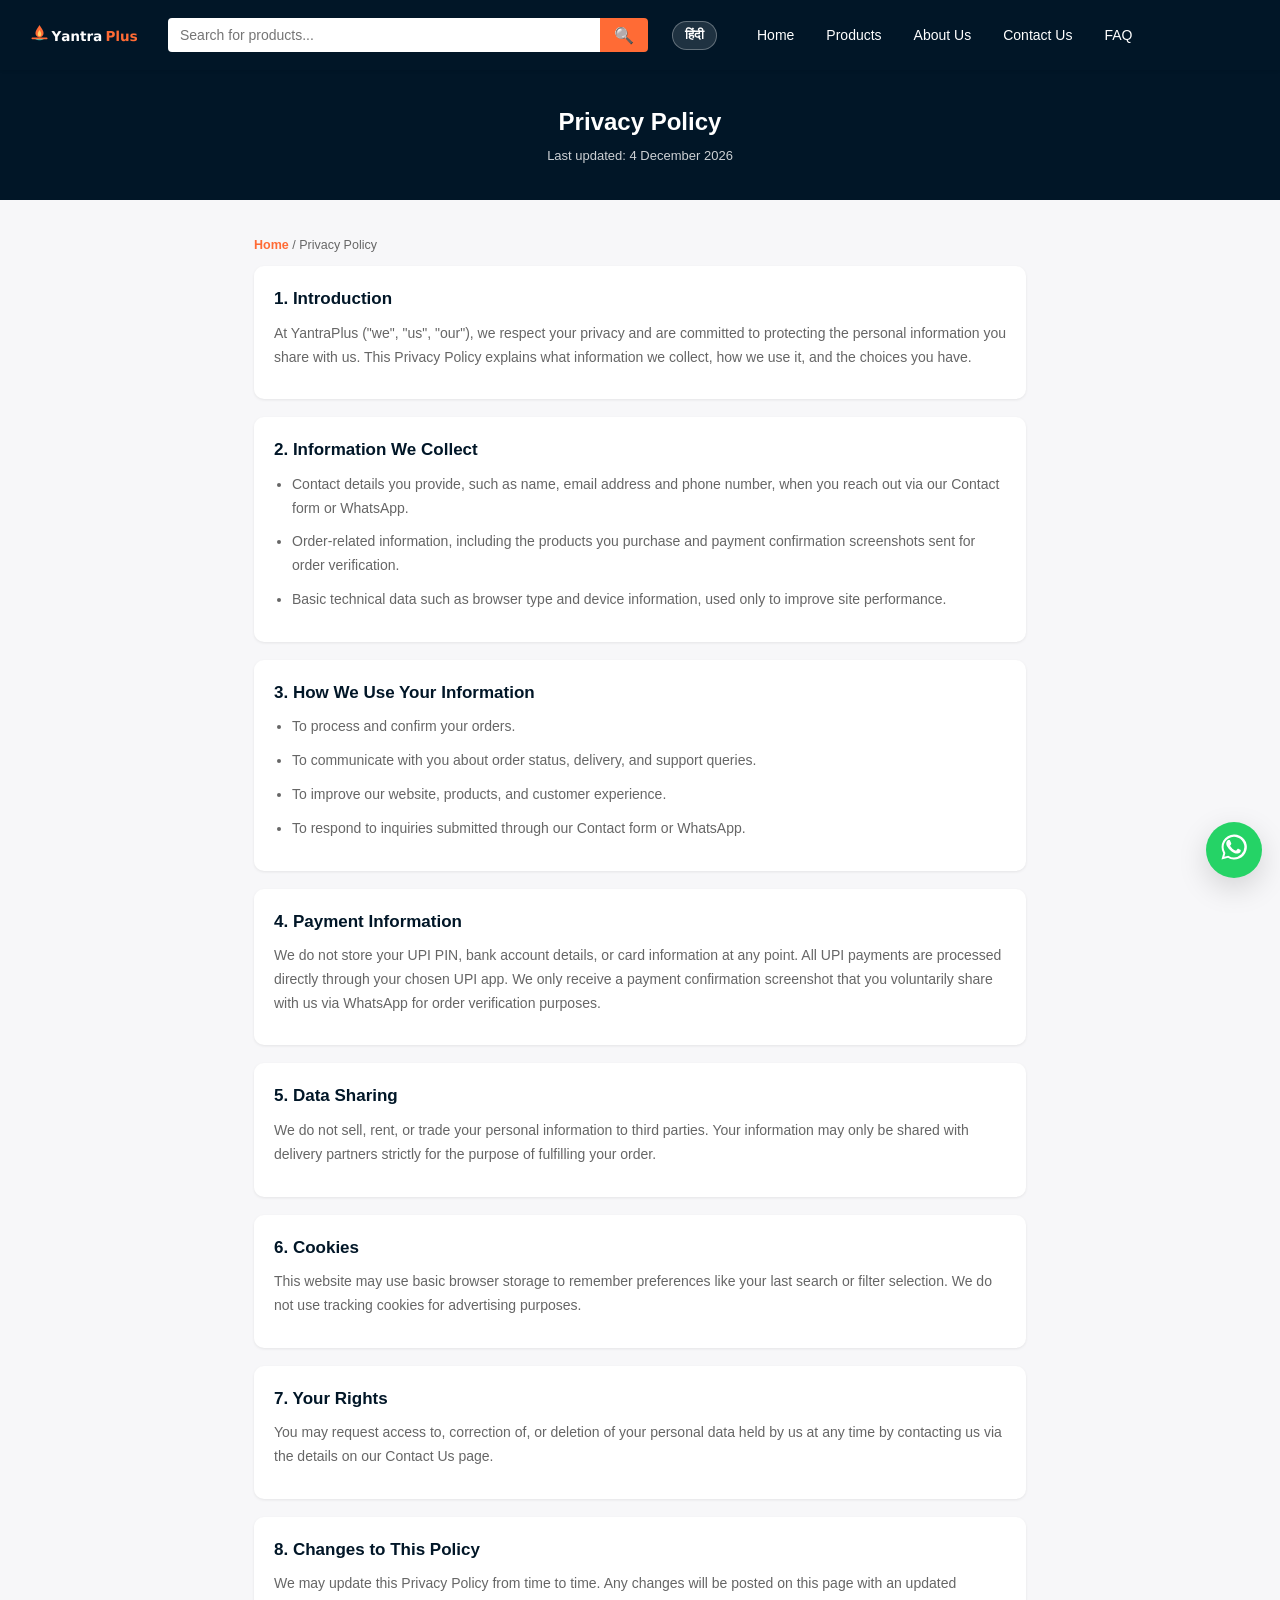
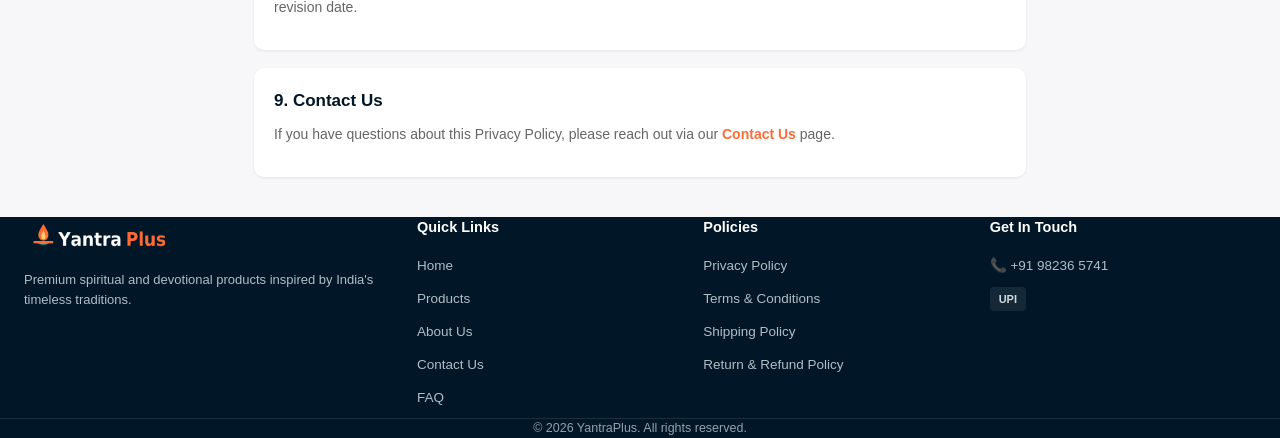
<file: privacy-policy.html>
<!DOCTYPE html>
<html lang="en">
<head>
  <meta charset="UTF-8">
  <meta name="viewport" content="width=device-width, initial-scale=1.0">
  <title>Privacy Policy — YantraPlus</title>
  <meta name="description" content="Read YantraPlus's Privacy Policy to understand how we collect, use and protect your personal information.">
  <link rel="canonical" href="https://yantraplus.github.io/privacy-policy.html">
  <meta name="robots" content="index, follow">
  <!-- Open Graph -->
  <meta property="og:title" content="Privacy Policy — YantraPlus">
  <meta property="og:description" content="Read YantraPlus's Privacy Policy to understand how we collect, use and protect your personal information.">
  <meta property="og:type" content="website">
  <meta property="og:url" content="https://yantraplus.github.io/privacy-policy.html">
  <meta property="og:image" content="https://yantraplus.github.io/assets/images/hero-banner.jpg">
  <meta property="og:site_name" content="YantraPlus">
  <!-- Twitter Card -->
  <meta name="twitter:card" content="summary_large_image">
  <meta name="twitter:title" content="Privacy Policy — YantraPlus">
  <meta name="twitter:description" content="Read YantraPlus's Privacy Policy to understand how we collect, use and protect your personal information.">
  <meta name="twitter:image" content="https://yantraplus.github.io/assets/images/hero-banner.jpg">
  <link rel="icon" type="image/png" href="assets/images/favicon-32.png">
  <!-- Hindi font support (loaded only when needed; falls back instantly to system fonts) -->
  <link rel="preconnect" href="https://fonts.googleapis.com">
  <link rel="preconnect" href="https://fonts.gstatic.com" crossorigin>
  <link href="https://fonts.googleapis.com/css2?family=Noto+Sans+Devanagari:wght@400;600;700&display=swap" rel="stylesheet">
  <link rel="stylesheet" href="css/style.css">
</head>
<body>

  <div id="page-loader"><div class="loader-spinner"></div></div>
  <header class="site-header" id="site-header"></header>
  <div id="whatsapp-float" class="whatsapp-float"></div>

  <main>
    <section class="page-hero">
      <div class="container">
        <h1>Privacy Policy</h1>
        <p>Last updated: <span id="update-date"></span></p>
      </div>
    </section>

    <div class="container" style="max-width:820px;">
      <div class="breadcrumb"><a href="index.html">Home</a> / Privacy Policy</div>

      <div class="content-block">
        <h2>1. Introduction</h2>
        <p>At YantraPlus ("we", "us", "our"), we respect your privacy and are committed to protecting the personal information you share with us. This Privacy Policy explains what information we collect, how we use it, and the choices you have.</p>
      </div>

      <div class="content-block">
        <h2>2. Information We Collect</h2>
        <ul>
          <li>Contact details you provide, such as name, email address and phone number, when you reach out via our Contact form or WhatsApp.</li>
          <li>Order-related information, including the products you purchase and payment confirmation screenshots sent for order verification.</li>
          <li>Basic technical data such as browser type and device information, used only to improve site performance.</li>
        </ul>
      </div>

      <div class="content-block">
        <h2>3. How We Use Your Information</h2>
        <ul>
          <li>To process and confirm your orders.</li>
          <li>To communicate with you about order status, delivery, and support queries.</li>
          <li>To improve our website, products, and customer experience.</li>
          <li>To respond to inquiries submitted through our Contact form or WhatsApp.</li>
        </ul>
      </div>

      <div class="content-block">
        <h2>4. Payment Information</h2>
        <p>We do not store your UPI PIN, bank account details, or card information at any point. All UPI payments are processed directly through your chosen UPI app. We only receive a payment confirmation screenshot that you voluntarily share with us via WhatsApp for order verification purposes.</p>
      </div>

      <div class="content-block">
        <h2>5. Data Sharing</h2>
        <p>We do not sell, rent, or trade your personal information to third parties. Your information may only be shared with delivery partners strictly for the purpose of fulfilling your order.</p>
      </div>

      <div class="content-block">
        <h2>6. Cookies</h2>
        <p>This website may use basic browser storage to remember preferences like your last search or filter selection. We do not use tracking cookies for advertising purposes.</p>
      </div>

      <div class="content-block">
        <h2>7. Your Rights</h2>
        <p>You may request access to, correction of, or deletion of your personal data held by us at any time by contacting us via the details on our Contact Us page.</p>
      </div>

      <div class="content-block">
        <h2>8. Changes to This Policy</h2>
        <p>We may update this Privacy Policy from time to time. Any changes will be posted on this page with an updated revision date.</p>
      </div>

      <div class="content-block">
        <h2>9. Contact Us</h2>
        <p>If you have questions about this Privacy Policy, please reach out via our <a href="contact.html" style="color:var(--brand-primary); font-weight:600;">Contact Us</a> page.</p>
      </div>
    </div>
  </main>

  <footer class="site-footer" id="site-footer"></footer>
  <script src="js/i18n.js"></script>
  <script src="js/main.js"></script>
  <script>
    renderHeader();
    document.getElementById('update-date').textContent = new Date().toLocaleDateString('en-IN', { year: 'numeric', month: 'long', day: 'numeric' });
  </script>
</body>
</html>
</file>
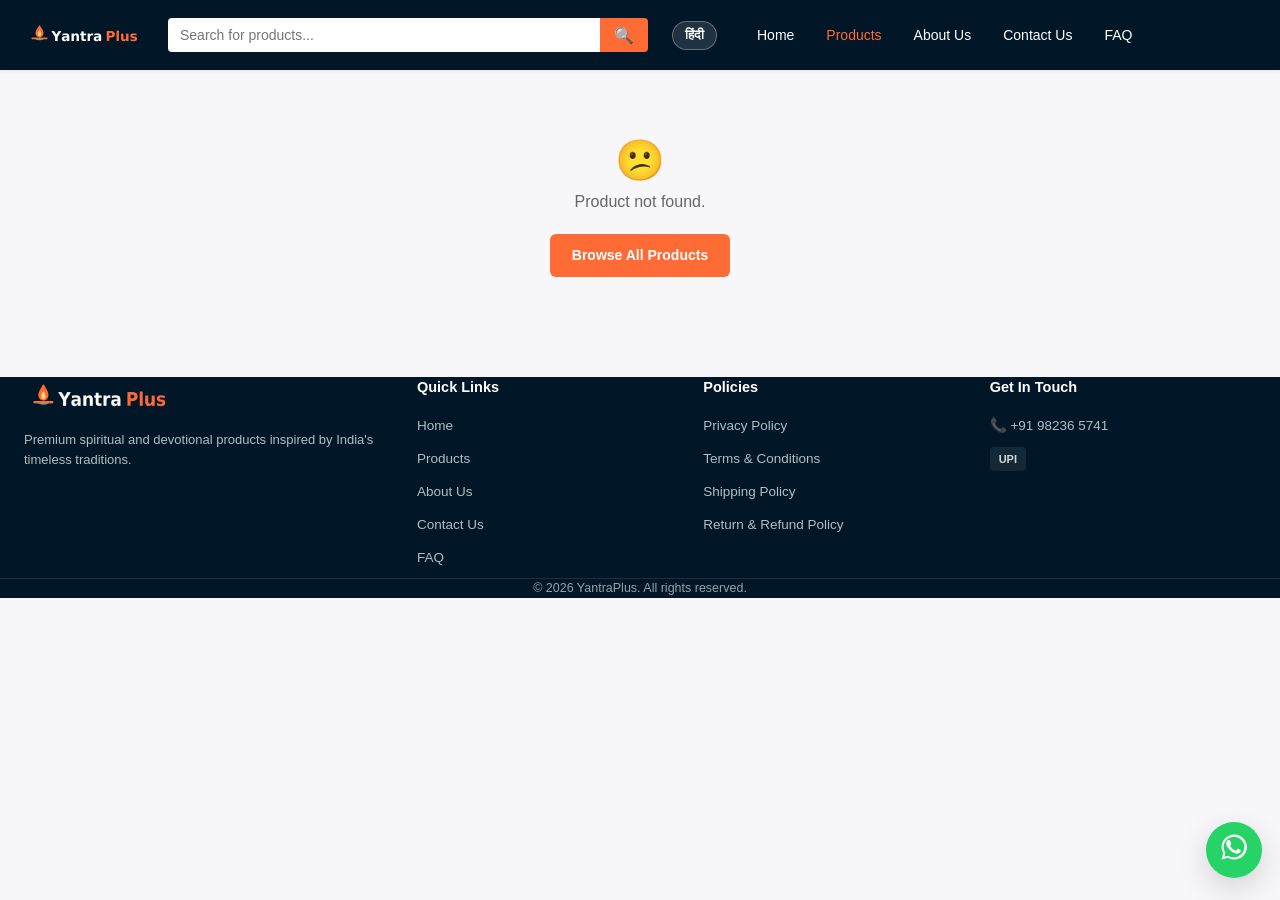
<file: product.html>
<!DOCTYPE html>
<html lang="en">
<head>
  <meta charset="UTF-8">
  <meta name="viewport" content="width=device-width, initial-scale=1.0">
  <title>Product Details — YantraPlus</title>
  <meta name="description" content="View product details, images, price and buy online at YantraPlus.">
  <link rel="canonical" href="https://yantraplus.github.io/product.html">
  <meta name="robots" content="index, follow">
  <!-- Open Graph -->
  <meta property="og:title" content="Product Details — YantraPlus">
  <meta property="og:description" content="View product details, images, price and buy online at YantraPlus.">
  <meta property="og:type" content="product">
  <meta property="og:url" content="https://yantraplus.github.io/product.html">
  <meta property="og:image" content="https://yantraplus.github.io/assets/images/hero-banner.jpg">
  <meta property="og:site_name" content="YantraPlus">
  <!-- Twitter Card -->
  <meta name="twitter:card" content="summary_large_image">
  <meta name="twitter:title" content="Product Details — YantraPlus">
  <meta name="twitter:description" content="View product details, images, price and buy online at YantraPlus.">
  <meta name="twitter:image" content="https://yantraplus.github.io/assets/images/hero-banner.jpg">
  <link rel="icon" type="image/png" href="assets/images/favicon-32.png">
  <!-- Hindi font support (loaded only when needed; falls back instantly to system fonts) -->
  <link rel="preconnect" href="https://fonts.googleapis.com">
  <link rel="preconnect" href="https://fonts.gstatic.com" crossorigin>
  <link href="https://fonts.googleapis.com/css2?family=Noto+Sans+Devanagari:wght@400;600;700&display=swap" rel="stylesheet">
  <link rel="stylesheet" href="css/style.css">
</head>
<body>

  <div id="page-loader"><div class="loader-spinner"></div></div>

  <header class="site-header" id="site-header"></header>
  <div id="whatsapp-float" class="whatsapp-float"></div>

  <main>
    <div class="container" id="product-detail-container">
      <!-- Product content injected by js/product-detail.js -->
    </div>
  </main>

  <footer class="site-footer" id="site-footer"></footer>

  <script src="js/products-data.js"></script>
  <script src="js/i18n.js"></script>
  <script src="js/main.js"></script>
  <script src="js/product-detail.js"></script>
  <script>
    renderHeader('products');
  </script>
</body>
</html>
</file>
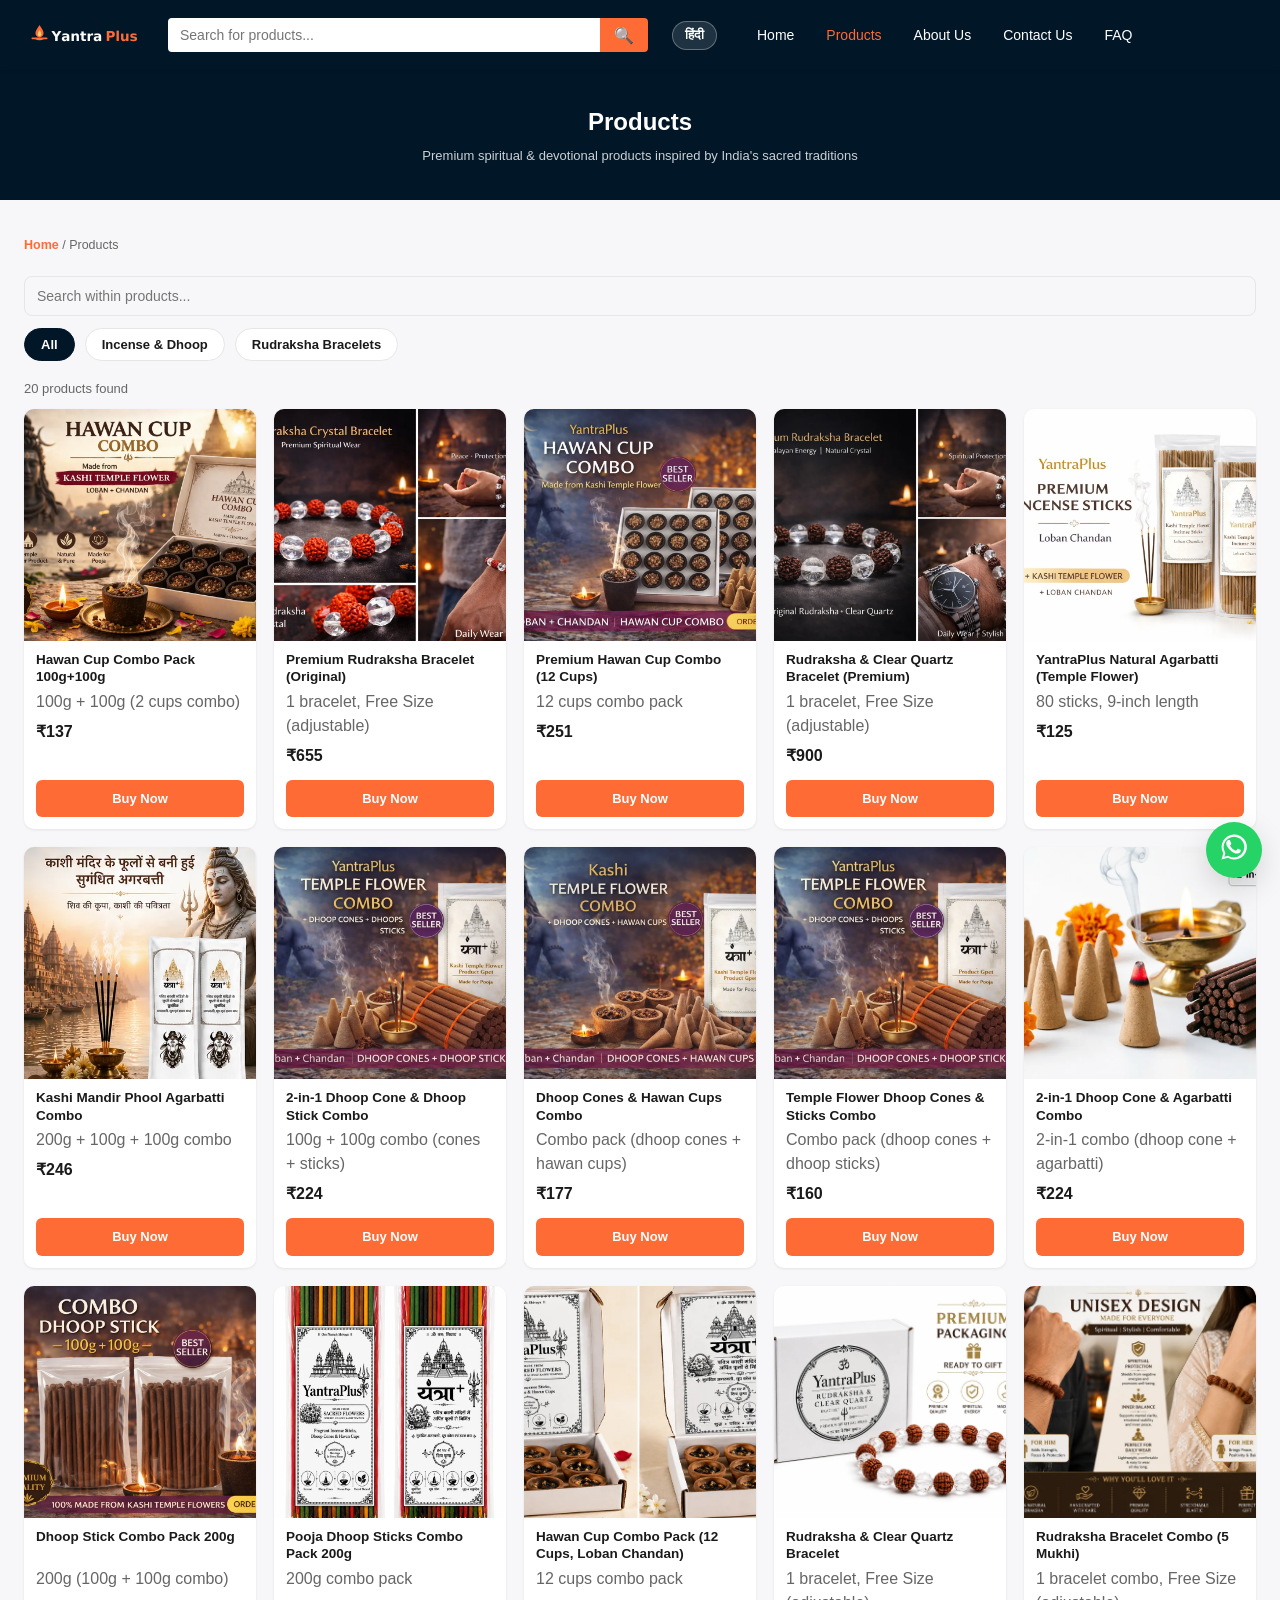
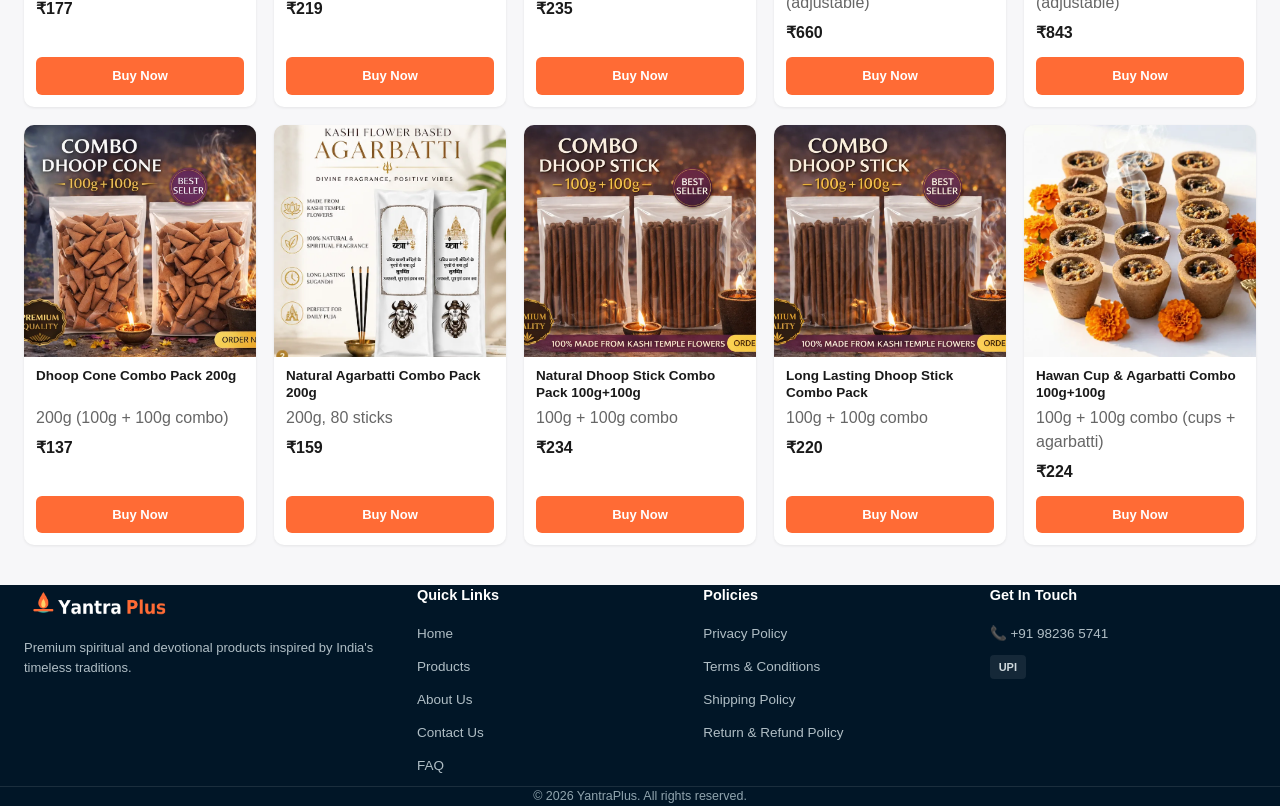
<file: products.html>
<!DOCTYPE html>
<html lang="en">
<head>
  <meta charset="UTF-8">
  <meta name="viewport" content="width=device-width, initial-scale=1.0">
  <title>Premium Incense Sticks, Dhoop, Hawan Cups &amp; Rudraksha | YantraPlus</title>
  <meta name="description" content="Browse YantraPlus premium spiritual and devotional products — incense sticks, dhoop sticks, hawan cups, pooja samagri and Rudraksha products inspired by India's sacred traditions.">
  <meta name="keywords" content="agarbatti, incense sticks, dhoop, dhoop sticks, hawan cups, pooja samagri, rudraksha bracelet, pooja items">
  <link rel="canonical" href="https://yantraplus.github.io/products.html">
  <meta name="robots" content="index, follow">
  <!-- Open Graph -->
  <meta property="og:title" content="Premium Incense Sticks, Dhoop, Hawan Cups &amp; Rudraksha | YantraPlus">
  <meta property="og:description" content="Browse YantraPlus premium spiritual and devotional products — incense sticks, dhoop sticks, hawan cups, pooja samagri and Rudraksha products inspired by India's sacred traditions.">
  <meta property="og:type" content="website">
  <meta property="og:url" content="https://yantraplus.github.io/products.html">
  <meta property="og:image" content="https://yantraplus.github.io/assets/images/hero-banner.jpg">
  <meta property="og:site_name" content="YantraPlus">
  <!-- Twitter Card -->
  <meta name="twitter:card" content="summary_large_image">
  <meta name="twitter:title" content="Premium Incense Sticks, Dhoop, Hawan Cups &amp; Rudraksha | YantraPlus">
  <meta name="twitter:description" content="Browse YantraPlus premium spiritual and devotional products — incense sticks, dhoop sticks, hawan cups, pooja samagri and Rudraksha products inspired by India's sacred traditions.">
  <meta name="twitter:image" content="https://yantraplus.github.io/assets/images/hero-banner.jpg">
  <link rel="icon" type="image/png" href="assets/images/favicon-32.png">
  <!-- Hindi font support (loaded only when needed; falls back instantly to system fonts) -->
  <link rel="preconnect" href="https://fonts.googleapis.com">
  <link rel="preconnect" href="https://fonts.gstatic.com" crossorigin>
  <link href="https://fonts.googleapis.com/css2?family=Noto+Sans+Devanagari:wght@400;600;700&display=swap" rel="stylesheet">
  <link rel="stylesheet" href="css/style.css">
</head>
<body>

  <div id="page-loader"><div class="loader-spinner"></div></div>

  <header class="site-header" id="site-header"></header>
  <div id="whatsapp-float" class="whatsapp-float"></div>

  <main>
    <section class="page-hero">
      <div class="container">
        <h1 data-i18n="nav.products">Products</h1>
        <p>Premium spiritual &amp; devotional products inspired by India's sacred traditions</p>
      </div>
    </section>

    <div class="container">

      <div class="breadcrumb"><a href="index.html" data-i18n="nav.home">Home</a> / <span data-i18n="nav.products">Products</span></div>

      <!-- On-page search (separate from header search, filters live) -->
      <div class="form-group" style="margin-top:10px;">
        <label for="page-search-input" class="sr-only" data-i18n="products.searchPlaceholder">Search within products...</label>
        <input type="search" id="page-search-input" placeholder="Search within products..." aria-label="Search products">
      </div>

      <!-- Category filter chips -->
      <div class="filter-bar" id="filter-bar"></div>

      <p class="results-count" id="results-count"></p>

      <div class="product-grid" id="products-grid"></div>

      <div class="no-results" id="no-results" style="display:none;">
        <p style="font-size:40px;">🔍</p>
        <p>No products matched your search. Try a different keyword or category.</p>
      </div>

    </div>
  </main>

  <footer class="site-footer" id="site-footer"></footer>

  <script src="js/products-data.js"></script>
  <script src="js/i18n.js"></script>
  <script src="js/main.js"></script>
  <script src="js/products.js"></script>
  <script>
    renderHeader('products');
  </script>
</body>
</html>
</file>
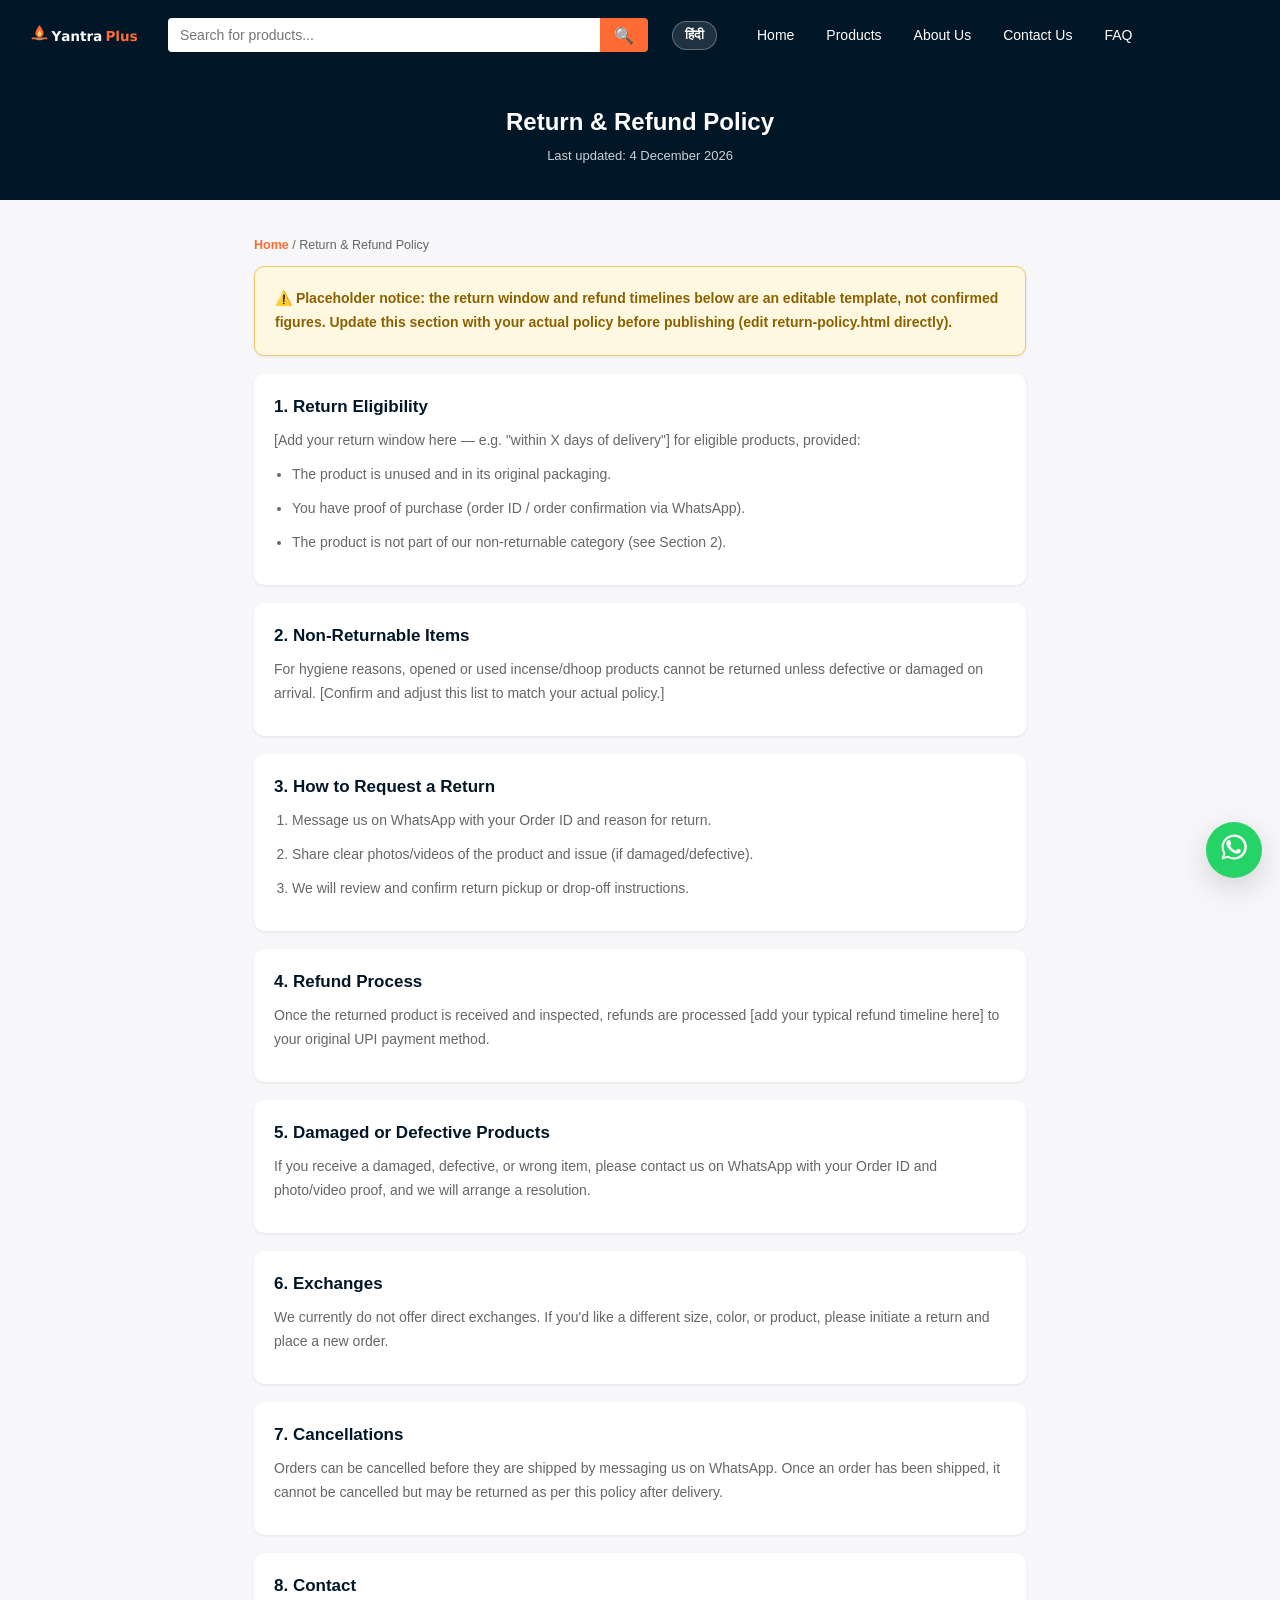
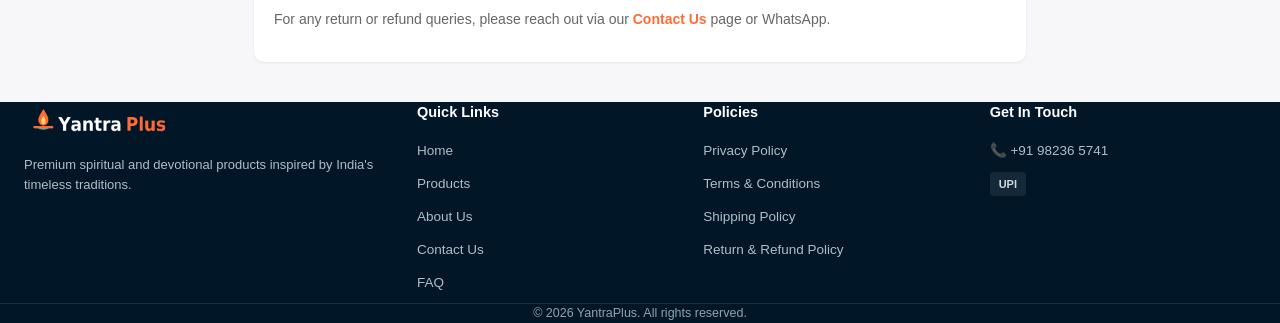
<file: return-policy.html>
<!DOCTYPE html>
<html lang="en">
<head>
  <meta charset="UTF-8">
  <meta name="viewport" content="width=device-width, initial-scale=1.0">
  <title>Return & Refund Policy — YantraPlus</title>
  <meta name="description" content="Read YantraPlus's Return and Refund Policy including eligibility, process, and timelines.">
  <link rel="canonical" href="https://yantraplus.github.io/return-policy.html">
  <meta name="robots" content="index, follow">
  <!-- Open Graph -->
  <meta property="og:title" content="Return & Refund Policy — YantraPlus">
  <meta property="og:description" content="Read YantraPlus's Return and Refund Policy including eligibility, process, and timelines.">
  <meta property="og:type" content="website">
  <meta property="og:url" content="https://yantraplus.github.io/return-policy.html">
  <meta property="og:image" content="https://yantraplus.github.io/assets/images/hero-banner.jpg">
  <meta property="og:site_name" content="YantraPlus">
  <!-- Twitter Card -->
  <meta name="twitter:card" content="summary_large_image">
  <meta name="twitter:title" content="Return & Refund Policy — YantraPlus">
  <meta name="twitter:description" content="Read YantraPlus's Return and Refund Policy including eligibility, process, and timelines.">
  <meta name="twitter:image" content="https://yantraplus.github.io/assets/images/hero-banner.jpg">
  <link rel="icon" type="image/png" href="assets/images/favicon-32.png">
  <!-- Hindi font support (loaded only when needed; falls back instantly to system fonts) -->
  <link rel="preconnect" href="https://fonts.googleapis.com">
  <link rel="preconnect" href="https://fonts.gstatic.com" crossorigin>
  <link href="https://fonts.googleapis.com/css2?family=Noto+Sans+Devanagari:wght@400;600;700&display=swap" rel="stylesheet">
  <link rel="stylesheet" href="css/style.css">
</head>
<body>

  <div id="page-loader"><div class="loader-spinner"></div></div>
  <header class="site-header" id="site-header"></header>
  <div id="whatsapp-float" class="whatsapp-float"></div>

  <main>
    <section class="page-hero">
      <div class="container">
        <h1>Return & Refund Policy</h1>
        <p>Last updated: <span id="update-date"></span></p>
      </div>
    </section>

    <div class="container" style="max-width:820px;">
      <div class="breadcrumb"><a href="index.html">Home</a> / Return & Refund Policy</div>

      <div class="content-block" style="background:#fff8e1; border:1px solid #f0c96e;">
        <p style="color:#8a6100; font-weight:600; margin:0;">⚠️ Placeholder notice: the return window and refund timelines below are an editable template, not confirmed figures. Update this section with your actual policy before publishing (edit return-policy.html directly).</p>
      </div>

      <div class="content-block">
        <h2>1. Return Eligibility</h2>
        <p>[Add your return window here — e.g. "within X days of delivery"] for eligible products, provided:</p>
        <ul>
          <li>The product is unused and in its original packaging.</li>
          <li>You have proof of purchase (order ID / order confirmation via WhatsApp).</li>
          <li>The product is not part of our non-returnable category (see Section 2).</li>
        </ul>
      </div>

      <div class="content-block">
        <h2>2. Non-Returnable Items</h2>
        <p>For hygiene reasons, opened or used incense/dhoop products cannot be returned unless defective or damaged on arrival. [Confirm and adjust this list to match your actual policy.]</p>
      </div>

      <div class="content-block">
        <h2>3. How to Request a Return</h2>
        <ol>
          <li>Message us on WhatsApp with your Order ID and reason for return.</li>
          <li>Share clear photos/videos of the product and issue (if damaged/defective).</li>
          <li>We will review and confirm return pickup or drop-off instructions.</li>
        </ol>
      </div>

      <div class="content-block">
        <h2>4. Refund Process</h2>
        <p>Once the returned product is received and inspected, refunds are processed [add your typical refund timeline here] to your original UPI payment method.</p>
      </div>

      <div class="content-block">
        <h2>5. Damaged or Defective Products</h2>
        <p>If you receive a damaged, defective, or wrong item, please contact us on WhatsApp with your Order ID and photo/video proof, and we will arrange a resolution.</p>
      </div>

      <div class="content-block">
        <h2>6. Exchanges</h2>
        <p>We currently do not offer direct exchanges. If you'd like a different size, color, or product, please initiate a return and place a new order.</p>
      </div>

      <div class="content-block">
        <h2>7. Cancellations</h2>
        <p>Orders can be cancelled before they are shipped by messaging us on WhatsApp. Once an order has been shipped, it cannot be cancelled but may be returned as per this policy after delivery.</p>
      </div>

      <div class="content-block">
        <h2>8. Contact</h2>
        <p>For any return or refund queries, please reach out via our <a href="contact.html" style="color:var(--brand-primary); font-weight:600;">Contact Us</a> page or WhatsApp.</p>
      </div>
    </div>
  </main>

  <footer class="site-footer" id="site-footer"></footer>
  <script src="js/i18n.js"></script>
  <script src="js/main.js"></script>
  <script>
    renderHeader();
    document.getElementById('update-date').textContent = new Date().toLocaleDateString('en-IN', { year: 'numeric', month: 'long', day: 'numeric' });
  </script>
</body>
</html>
</file>
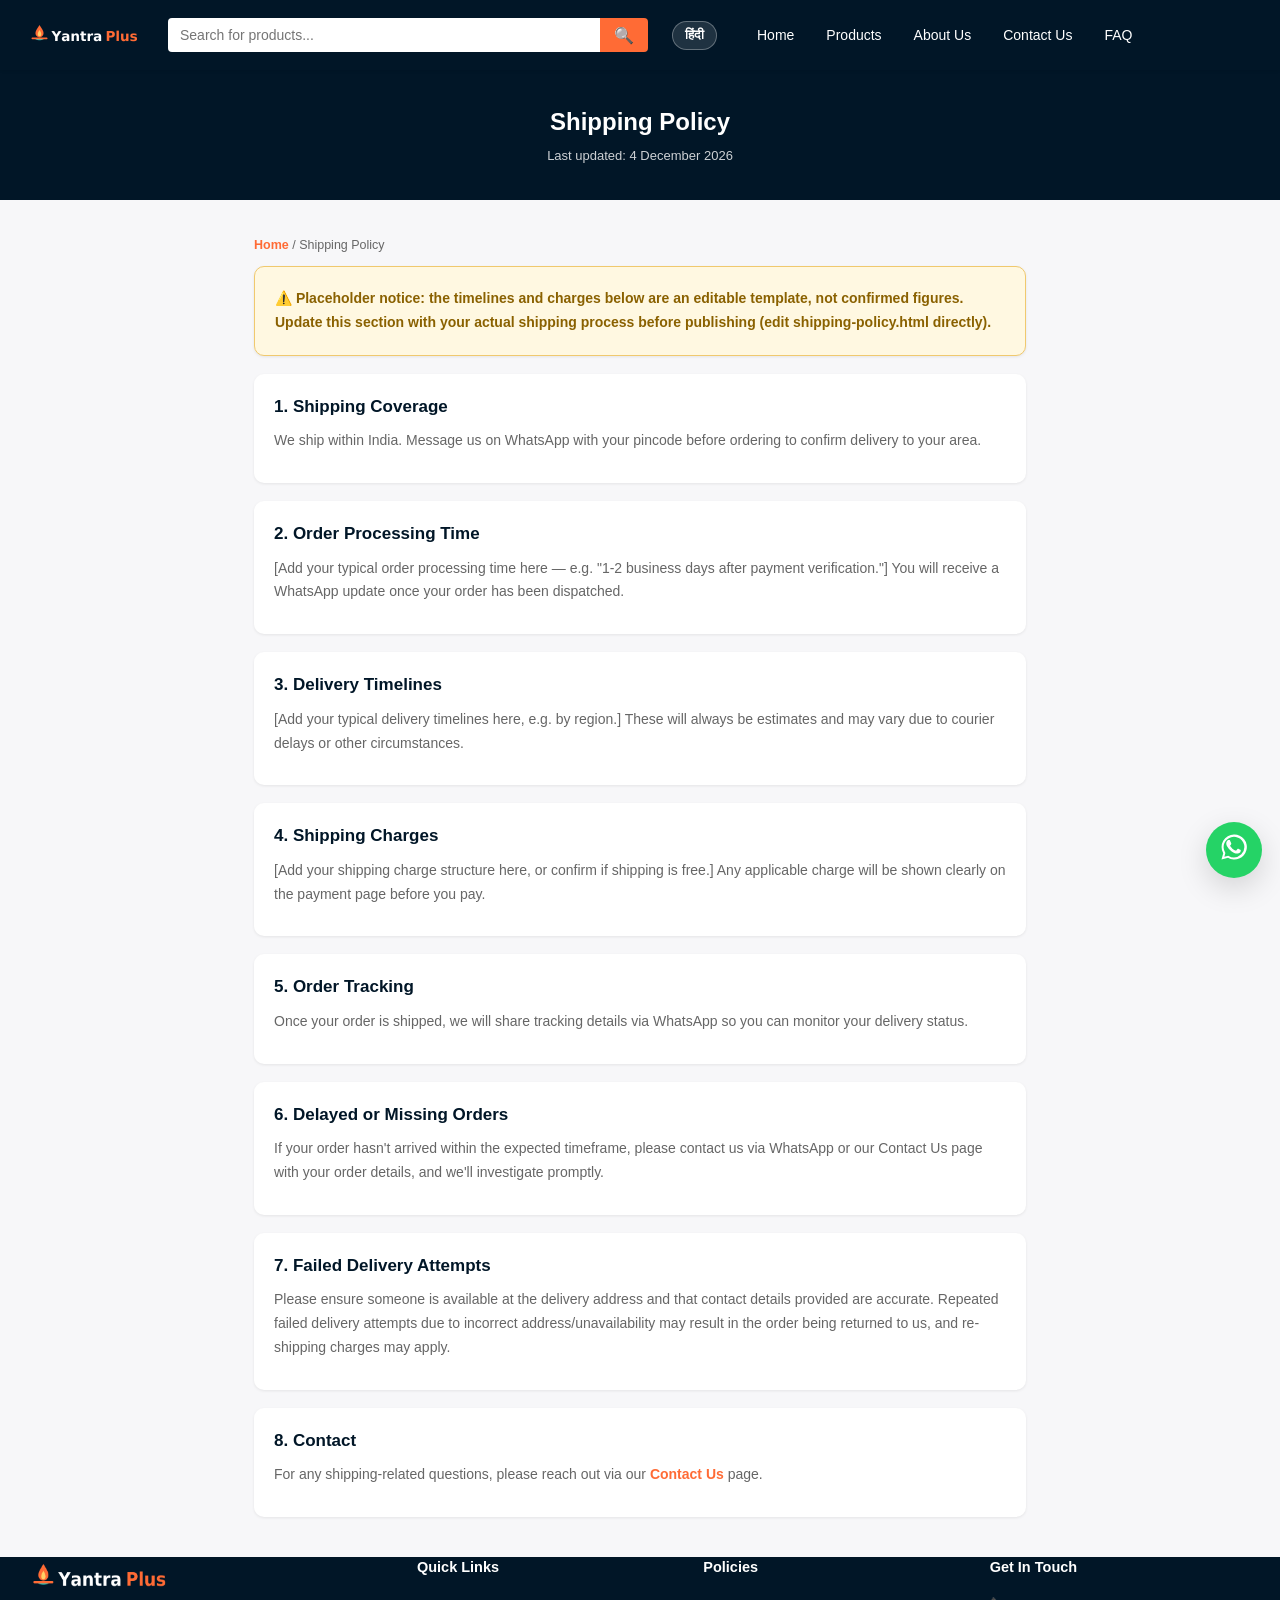
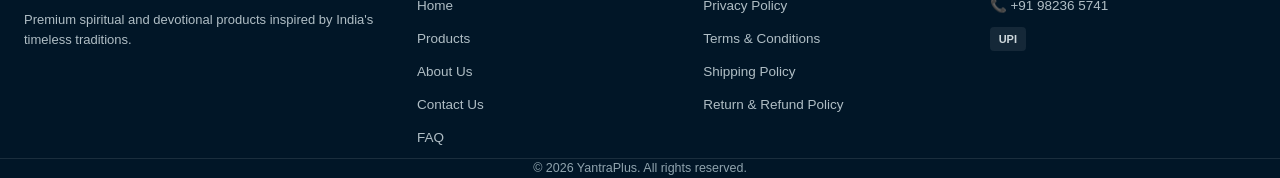
<file: shipping-policy.html>
<!DOCTYPE html>
<html lang="en">
<head>
  <meta charset="UTF-8">
  <meta name="viewport" content="width=device-width, initial-scale=1.0">
  <title>Shipping Policy — YantraPlus</title>
  <meta name="description" content="Learn about YantraPlus's shipping timelines, charges, and delivery process across India.">
  <link rel="canonical" href="https://yantraplus.github.io/shipping-policy.html">
  <meta name="robots" content="index, follow">
  <!-- Open Graph -->
  <meta property="og:title" content="Shipping Policy — YantraPlus">
  <meta property="og:description" content="Learn about YantraPlus's shipping timelines, charges, and delivery process across India.">
  <meta property="og:type" content="website">
  <meta property="og:url" content="https://yantraplus.github.io/shipping-policy.html">
  <meta property="og:image" content="https://yantraplus.github.io/assets/images/hero-banner.jpg">
  <meta property="og:site_name" content="YantraPlus">
  <!-- Twitter Card -->
  <meta name="twitter:card" content="summary_large_image">
  <meta name="twitter:title" content="Shipping Policy — YantraPlus">
  <meta name="twitter:description" content="Learn about YantraPlus's shipping timelines, charges, and delivery process across India.">
  <meta name="twitter:image" content="https://yantraplus.github.io/assets/images/hero-banner.jpg">
  <link rel="icon" type="image/png" href="assets/images/favicon-32.png">
  <!-- Hindi font support (loaded only when needed; falls back instantly to system fonts) -->
  <link rel="preconnect" href="https://fonts.googleapis.com">
  <link rel="preconnect" href="https://fonts.gstatic.com" crossorigin>
  <link href="https://fonts.googleapis.com/css2?family=Noto+Sans+Devanagari:wght@400;600;700&display=swap" rel="stylesheet">
  <link rel="stylesheet" href="css/style.css">
</head>
<body>

  <div id="page-loader"><div class="loader-spinner"></div></div>
  <header class="site-header" id="site-header"></header>
  <div id="whatsapp-float" class="whatsapp-float"></div>

  <main>
    <section class="page-hero">
      <div class="container">
        <h1>Shipping Policy</h1>
        <p>Last updated: <span id="update-date"></span></p>
      </div>
    </section>

    <div class="container" style="max-width:820px;">
      <div class="breadcrumb"><a href="index.html">Home</a> / Shipping Policy</div>

      <div class="content-block" style="background:#fff8e1; border:1px solid #f0c96e;">
        <p style="color:#8a6100; font-weight:600; margin:0;">⚠️ Placeholder notice: the timelines and charges below are an editable template, not confirmed figures. Update this section with your actual shipping process before publishing (edit shipping-policy.html directly).</p>
      </div>

      <div class="content-block">
        <h2>1. Shipping Coverage</h2>
        <p>We ship within India. Message us on WhatsApp with your pincode before ordering to confirm delivery to your area.</p>
      </div>

      <div class="content-block">
        <h2>2. Order Processing Time</h2>
        <p>[Add your typical order processing time here — e.g. "1-2 business days after payment verification."] You will receive a WhatsApp update once your order has been dispatched.</p>
      </div>

      <div class="content-block">
        <h2>3. Delivery Timelines</h2>
        <p>[Add your typical delivery timelines here, e.g. by region.] These will always be estimates and may vary due to courier delays or other circumstances.</p>
      </div>

      <div class="content-block">
        <h2>4. Shipping Charges</h2>
        <p>[Add your shipping charge structure here, or confirm if shipping is free.] Any applicable charge will be shown clearly on the payment page before you pay.</p>
      </div>

      <div class="content-block">
        <h2>5. Order Tracking</h2>
        <p>Once your order is shipped, we will share tracking details via WhatsApp so you can monitor your delivery status.</p>
      </div>

      <div class="content-block">
        <h2>6. Delayed or Missing Orders</h2>
        <p>If your order hasn't arrived within the expected timeframe, please contact us via WhatsApp or our Contact Us page with your order details, and we'll investigate promptly.</p>
      </div>

      <div class="content-block">
        <h2>7. Failed Delivery Attempts</h2>
        <p>Please ensure someone is available at the delivery address and that contact details provided are accurate. Repeated failed delivery attempts due to incorrect address/unavailability may result in the order being returned to us, and re-shipping charges may apply.</p>
      </div>

      <div class="content-block">
        <h2>8. Contact</h2>
        <p>For any shipping-related questions, please reach out via our <a href="contact.html" style="color:var(--brand-primary); font-weight:600;">Contact Us</a> page.</p>
      </div>
    </div>
  </main>

  <footer class="site-footer" id="site-footer"></footer>
  <script src="js/i18n.js"></script>
  <script src="js/main.js"></script>
  <script>
    renderHeader();
    document.getElementById('update-date').textContent = new Date().toLocaleDateString('en-IN', { year: 'numeric', month: 'long', day: 'numeric' });
  </script>
</body>
</html>
</file>
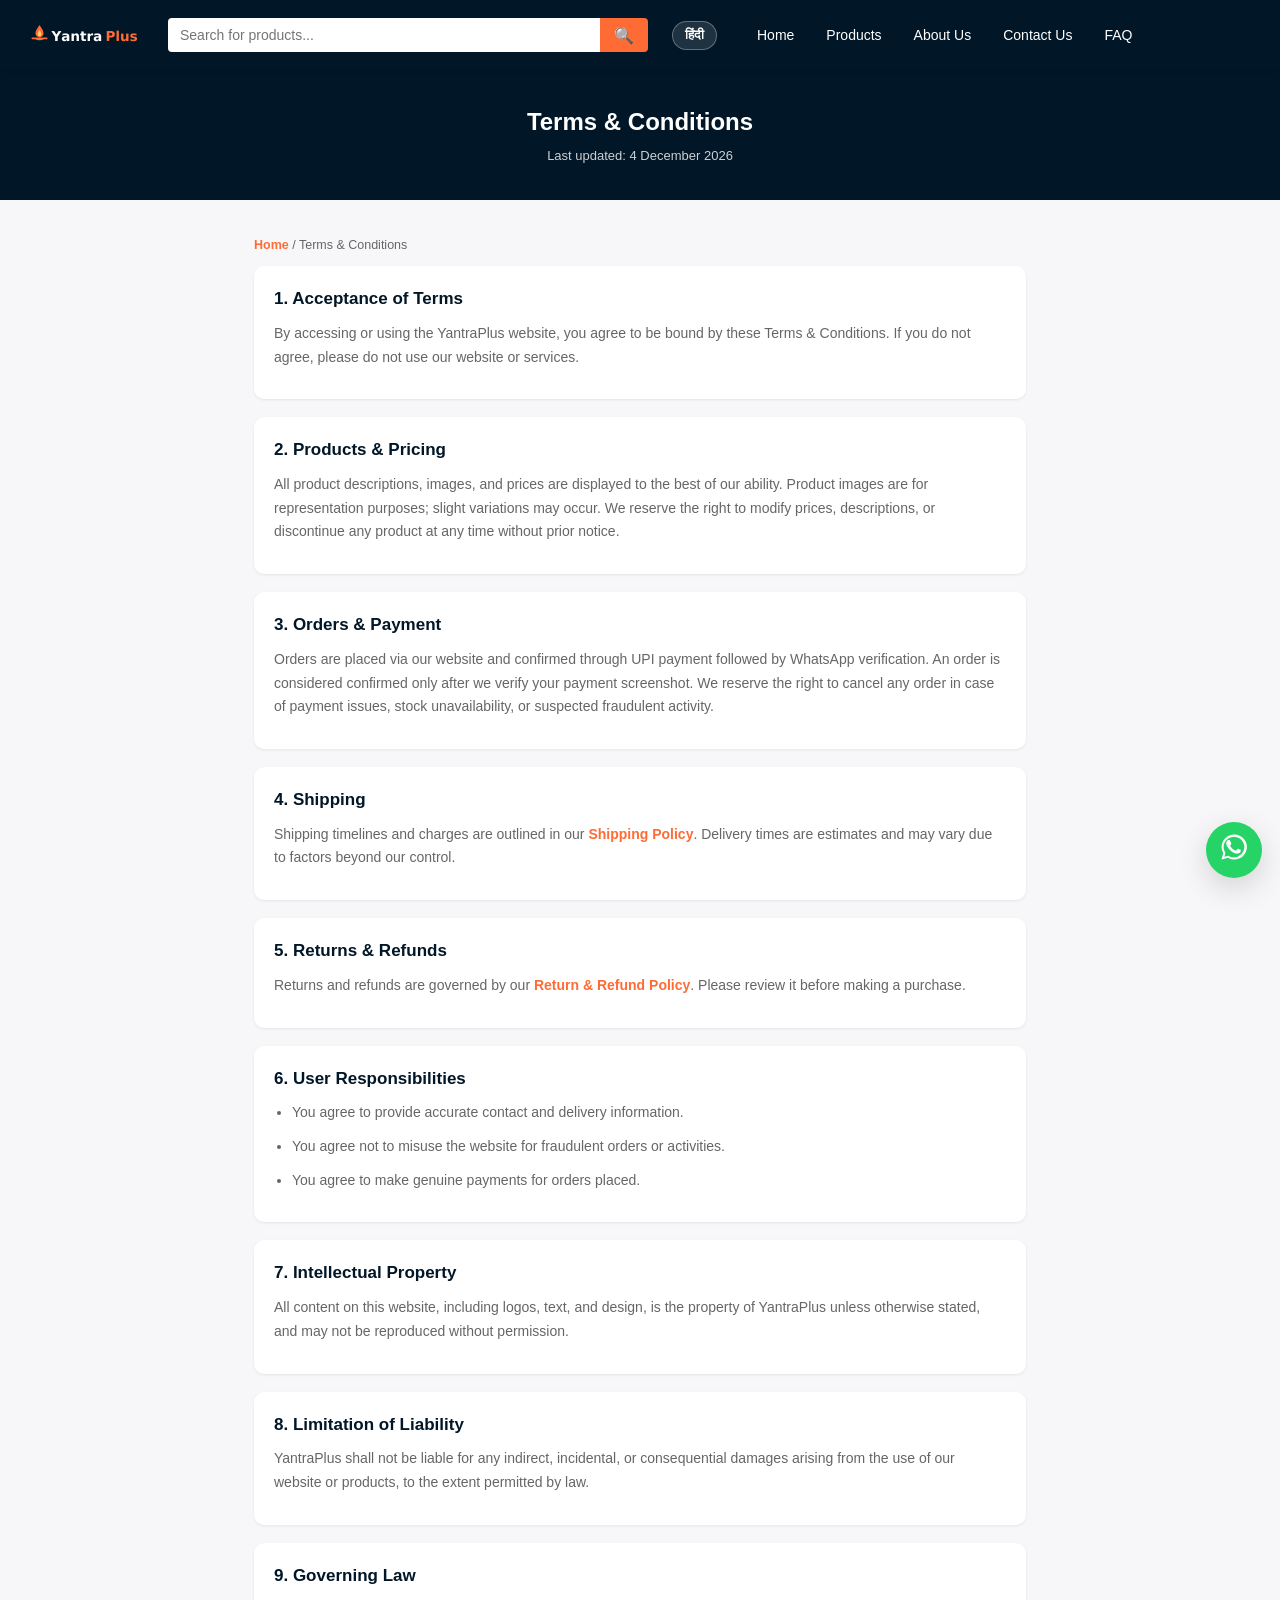
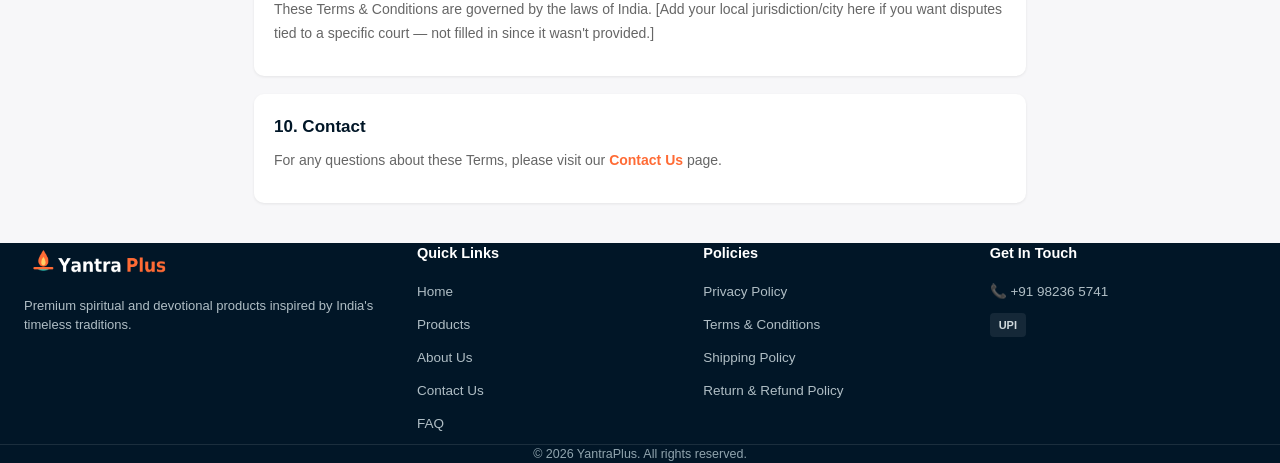
<file: terms-conditions.html>
<!DOCTYPE html>
<html lang="en">
<head>
  <meta charset="UTF-8">
  <meta name="viewport" content="width=device-width, initial-scale=1.0">
  <title>Terms & Conditions — YantraPlus</title>
  <meta name="description" content="Read the Terms and Conditions for using the YantraPlus website and purchasing our products.">
  <link rel="canonical" href="https://yantraplus.github.io/terms-conditions.html">
  <meta name="robots" content="index, follow">
  <!-- Open Graph -->
  <meta property="og:title" content="Terms & Conditions — YantraPlus">
  <meta property="og:description" content="Read the Terms and Conditions for using the YantraPlus website and purchasing our products.">
  <meta property="og:type" content="website">
  <meta property="og:url" content="https://yantraplus.github.io/terms-conditions.html">
  <meta property="og:image" content="https://yantraplus.github.io/assets/images/hero-banner.jpg">
  <meta property="og:site_name" content="YantraPlus">
  <!-- Twitter Card -->
  <meta name="twitter:card" content="summary_large_image">
  <meta name="twitter:title" content="Terms & Conditions — YantraPlus">
  <meta name="twitter:description" content="Read the Terms and Conditions for using the YantraPlus website and purchasing our products.">
  <meta name="twitter:image" content="https://yantraplus.github.io/assets/images/hero-banner.jpg">
  <link rel="icon" type="image/png" href="assets/images/favicon-32.png">
  <!-- Hindi font support (loaded only when needed; falls back instantly to system fonts) -->
  <link rel="preconnect" href="https://fonts.googleapis.com">
  <link rel="preconnect" href="https://fonts.gstatic.com" crossorigin>
  <link href="https://fonts.googleapis.com/css2?family=Noto+Sans+Devanagari:wght@400;600;700&display=swap" rel="stylesheet">
  <link rel="stylesheet" href="css/style.css">
</head>
<body>

  <div id="page-loader"><div class="loader-spinner"></div></div>
  <header class="site-header" id="site-header"></header>
  <div id="whatsapp-float" class="whatsapp-float"></div>

  <main>
    <section class="page-hero">
      <div class="container">
        <h1>Terms & Conditions</h1>
        <p>Last updated: <span id="update-date"></span></p>
      </div>
    </section>

    <div class="container" style="max-width:820px;">
      <div class="breadcrumb"><a href="index.html">Home</a> / Terms & Conditions</div>

      <div class="content-block">
        <h2>1. Acceptance of Terms</h2>
        <p>By accessing or using the YantraPlus website, you agree to be bound by these Terms & Conditions. If you do not agree, please do not use our website or services.</p>
      </div>

      <div class="content-block">
        <h2>2. Products & Pricing</h2>
        <p>All product descriptions, images, and prices are displayed to the best of our ability. Product images are for representation purposes; slight variations may occur. We reserve the right to modify prices, descriptions, or discontinue any product at any time without prior notice.</p>
      </div>

      <div class="content-block">
        <h2>3. Orders & Payment</h2>
        <p>Orders are placed via our website and confirmed through UPI payment followed by WhatsApp verification. An order is considered confirmed only after we verify your payment screenshot. We reserve the right to cancel any order in case of payment issues, stock unavailability, or suspected fraudulent activity.</p>
      </div>

      <div class="content-block">
        <h2>4. Shipping</h2>
        <p>Shipping timelines and charges are outlined in our <a href="shipping-policy.html" style="color:var(--brand-primary); font-weight:600;">Shipping Policy</a>. Delivery times are estimates and may vary due to factors beyond our control.</p>
      </div>

      <div class="content-block">
        <h2>5. Returns & Refunds</h2>
        <p>Returns and refunds are governed by our <a href="return-policy.html" style="color:var(--brand-primary); font-weight:600;">Return & Refund Policy</a>. Please review it before making a purchase.</p>
      </div>

      <div class="content-block">
        <h2>6. User Responsibilities</h2>
        <ul>
          <li>You agree to provide accurate contact and delivery information.</li>
          <li>You agree not to misuse the website for fraudulent orders or activities.</li>
          <li>You agree to make genuine payments for orders placed.</li>
        </ul>
      </div>

      <div class="content-block">
        <h2>7. Intellectual Property</h2>
        <p>All content on this website, including logos, text, and design, is the property of YantraPlus unless otherwise stated, and may not be reproduced without permission.</p>
      </div>

      <div class="content-block">
        <h2>8. Limitation of Liability</h2>
        <p>YantraPlus shall not be liable for any indirect, incidental, or consequential damages arising from the use of our website or products, to the extent permitted by law.</p>
      </div>

      <div class="content-block">
        <h2>9. Governing Law</h2>
        <p>These Terms & Conditions are governed by the laws of India. [Add your local jurisdiction/city here if you want disputes tied to a specific court — not filled in since it wasn't provided.]</p>
      </div>

      <div class="content-block">
        <h2>10. Contact</h2>
        <p>For any questions about these Terms, please visit our <a href="contact.html" style="color:var(--brand-primary); font-weight:600;">Contact Us</a> page.</p>
      </div>
    </div>
  </main>

  <footer class="site-footer" id="site-footer"></footer>
  <script src="js/i18n.js"></script>
  <script src="js/main.js"></script>
  <script>
    renderHeader();
    document.getElementById('update-date').textContent = new Date().toLocaleDateString('en-IN', { year: 'numeric', month: 'long', day: 'numeric' });
  </script>
</body>
</html>
</file>
<file: css/style.css>
/* ============================================================
   SHOPEASE — MAIN STYLESHEET
   Mobile-first. Breakpoints: 480px (large phone), 768px (tablet),
   1024px (desktop), 1280px (large desktop).
   ============================================================ */

/* ---------- CSS VARIABLES (Brand Theme — edit these to rebrand) ---------- */
:root {
  --brand-primary: #FF6B35;      /* main accent / CTA color */
  --brand-primary-dark: #e6551f;
  --brand-secondary: #011627;    /* dark navy for headers/footer */
  --brand-accent: #2EC4B6;       /* secondary accent (teal) */
  --text-dark: #1a1a1a;
  --text-muted: #666666;
  --bg-light: #f7f7f9;
  --bg-white: #ffffff;
  --border-color: #e6e6e6;
  --success: #06D6A0;
  --danger: #E71D36;
  --star-color: #FFA41C;
  --radius: 10px;
  --shadow-sm: 0 1px 3px rgba(0,0,0,0.08);
  --shadow-md: 0 4px 14px rgba(0,0,0,0.10);
  --shadow-lg: 0 10px 30px rgba(0,0,0,0.15);
  --font-main: 'Segoe UI', Roboto, -apple-system, BlinkMacSystemFont, Arial, sans-serif;
  --font-hindi: 'Noto Sans Devanagari', 'Segoe UI', Roboto, Arial, sans-serif;
  --header-height: 62px;
}

/* When Hindi is active, switch the base font so Devanagari renders
   cleanly (falls back to system fonts instantly if the webfont is
   still loading, so there's no invisible-text flash). */
html[lang="hi"] body { font-family: var(--font-hindi); }

/* ---------- LANGUAGE TOGGLE BUTTON ---------- */
.lang-toggle {
  flex-shrink: 0;
  padding: 6px 12px;
  border-radius: 20px;
  background: rgba(255,255,255,0.12);
  color: #fff;
  font-size: 12.5px;
  font-weight: 700;
  border: 1px solid rgba(255,255,255,0.3);
}
.lang-toggle:hover { background: rgba(255,255,255,0.22); }

/* ---------- RESET ---------- */
* { margin: 0; padding: 0; box-sizing: border-box; }
html { scroll-behavior: smooth; overflow-x: hidden; }
body {
  font-family: var(--font-main);
  color: var(--text-dark);
  background: var(--bg-light);
  line-height: 1.5;
  -webkit-font-smoothing: antialiased;
  padding-top: var(--header-height); /* offset for fixed header */
  overflow-x: hidden;
}
img { max-width: 100%; display: block; }
a { text-decoration: none; color: inherit; }
ul { list-style: none; }
button { font-family: inherit; cursor: pointer; border: none; background: none; }
input, select, textarea { font-family: inherit; }

/* ---------- ACCESSIBILITY: visible keyboard focus ---------- */
a:focus-visible,
button:focus-visible,
input:focus-visible,
select:focus-visible,
textarea:focus-visible,
[tabindex]:focus-visible {
  outline: 2.5px solid var(--brand-primary);
  outline-offset: 2px;
}
.site-header a:focus-visible,
.lang-toggle:focus-visible {
  outline-color: #ffffff;
}
.container {
  width: 100%;
  max-width: 1280px;
  margin: 0 auto;
  padding: 0 16px;
}

/* ---------- PAGE LOADER ---------- */
#page-loader {
  position: fixed;
  inset: 0;
  background: var(--bg-white);
  display: flex;
  align-items: center;
  justify-content: center;
  z-index: 9999;
  transition: opacity 0.4s ease, visibility 0.4s ease;
}
#page-loader.hidden { opacity: 0; visibility: hidden; }
.loader-spinner {
  width: 46px;
  height: 46px;
  border: 4px solid var(--border-color);
  border-top-color: var(--brand-primary);
  border-radius: 50%;
  animation: spin 0.8s linear infinite;
}
@keyframes spin { to { transform: rotate(360deg); } }

/* Smooth page fade-in transition */
body { animation: fadeInPage 0.45s ease; }
@keyframes fadeInPage {
  from { opacity: 0; transform: translateY(8px); }
  to { opacity: 1; transform: translateY(0); }
}

/* ---------- TOP HEADER ---------- */
.site-header {
  position: fixed;
  top: 0; left: 0; right: 0;
  height: var(--header-height);
  background: var(--brand-secondary);
  z-index: 1000;
  box-shadow: var(--shadow-sm);
}
.header-inner {
  display: flex;
  align-items: center;
  gap: 12px;
  height: 100%;
}
.logo-link { display: flex; align-items: center; flex-shrink: 0; }
.logo-link img { height: 30px; width: auto; }

.nav-toggle {
  display: flex;
  flex-direction: column;
  gap: 4px;
  padding: 8px;
  flex-shrink: 0;
}
.nav-toggle span {
  width: 22px; height: 2px; background: #fff; border-radius: 2px;
}

.header-search {
  flex: 1;
  display: flex;
  min-width: 0;
}
.header-search input {
  flex: 1;
  min-width: 0;
  padding: 9px 12px;
  border-radius: 4px 0 0 4px;
  border: none;
  font-size: 14px;
  outline: none;
}
.header-search button {
  background: var(--brand-primary);
  color: #fff;
  padding: 0 14px;
  border-radius: 0 4px 4px 0;
  font-size: 16px;
}

.site-nav {
  position: fixed;
  top: var(--header-height);
  left: 0;
  width: 82%;
  max-width: 300px;
  height: calc(100vh - var(--header-height));
  background: var(--bg-white);
  box-shadow: var(--shadow-lg);
  transform: translateX(-100%);
  transition: transform 0.3s ease;
  overflow-y: auto;
  z-index: 999;
}
.site-nav.open { transform: translateX(0); }
.site-nav ul { padding: 10px 0; }
.site-nav a {
  display: block;
  padding: 14px 22px;
  font-size: 15px;
  font-weight: 500;
  border-bottom: 1px solid var(--border-color);
  color: var(--text-dark);
}
.site-nav a:hover, .site-nav a.active { color: var(--brand-primary); }

.nav-overlay {
  display: none;
  position: fixed;
  inset: 0;
  background: rgba(0,0,0,0.4);
  z-index: 998;
}
.nav-overlay.open { display: block; }

/* ---------- WHATSAPP FLOATING BUTTON ---------- */
.whatsapp-float {
  position: fixed;
  bottom: 22px;
  right: 18px;
  width: 56px;
  height: 56px;
  background: #25D366;
  border-radius: 50%;
  display: flex;
  align-items: center;
  justify-content: center;
  box-shadow: var(--shadow-lg);
  z-index: 900;
  animation: pulse 2.2s infinite;
}
.whatsapp-float svg { width: 30px; height: 30px; fill: #fff; }
@keyframes pulse {
  0% { box-shadow: 0 0 0 0 rgba(37,211,102,0.5); }
  70% { box-shadow: 0 0 0 14px rgba(37,211,102,0); }
  100% { box-shadow: 0 0 0 0 rgba(37,211,102,0); }
}

/* ---------- HERO BANNER ---------- */
.hero {
  position: relative;
  margin-bottom: 24px;
  overflow: hidden;
}
.hero img { width: 100%; height: 220px; object-fit: cover; }
.hero-content {
  position: absolute;
  inset: 0;
  display: flex;
  flex-direction: column;
  justify-content: center;
  padding: 0 24px;
  color: #fff;
  background: linear-gradient(90deg, rgba(1,22,39,0.85) 0%, rgba(1,22,39,0.45) 55%, rgba(1,22,39,0.1) 100%);
}
.hero-tagline {
  font-size: 11.5px;
  font-weight: 700;
  letter-spacing: 1.5px;
  text-transform: uppercase;
  color: var(--brand-primary);
  margin-bottom: 8px;
}
.hero-content h1 { font-size: 24px; line-height: 1.2; margin-bottom: 10px; max-width: 360px; }
.hero-sub { font-size: 14px; margin-bottom: 10px; max-width: 340px; opacity: 0.95; font-weight: 500; }
.hero-desc { font-size: 12.5px; margin-bottom: 16px; max-width: 340px; opacity: 0.82; }
.hero-actions { display: flex; flex-wrap: wrap; gap: 10px; }
.hero-actions .btn { font-size: 13.5px; padding: 11px 20px; }

.btn {
  display: inline-block;
  padding: 11px 22px;
  border-radius: 6px;
  font-weight: 600;
  font-size: 14px;
  transition: transform 0.15s ease, box-shadow 0.15s ease, background 0.15s ease;
}
.btn-primary { background: var(--brand-primary); color: #fff; }
.btn-primary:hover { background: var(--brand-primary-dark); transform: translateY(-1px); }
.btn-outline { background: transparent; border: 1.5px solid #fff; color: #fff; }
.btn-block { display: block; width: 100%; text-align: center; }
.btn-success { background: var(--success); color: #fff; }

/* ---------- SECTION HEADINGS ---------- */
.section { padding: 20px 0; }
.section-title {
  font-size: 19px;
  font-weight: 700;
  margin-bottom: 14px;
  display: flex;
  align-items: center;
  justify-content: space-between;
}
.section-title span.link { font-size: 13px; color: var(--brand-primary); font-weight: 600; }

/* ---------- CATEGORY CHIPS / CARDS ---------- */
.category-scroll {
  display: flex;
  gap: 12px;
  overflow-x: auto;
  padding-bottom: 6px;
  scrollbar-width: none;
}
.category-scroll::-webkit-scrollbar { display: none; }
.category-card {
  flex: 0 0 auto;
  width: 88px;
  text-align: center;
  background: var(--bg-white);
  border-radius: var(--radius);
  padding: 10px 6px;
  box-shadow: var(--shadow-sm);
}
.category-card img { width: 100%; border-radius: 8px; margin-bottom: 6px; aspect-ratio: 1/1; object-fit: cover;}
.category-card span { font-size: 12px; font-weight: 600; }

/* ---------- PRODUCT GRID & CARDS ---------- */
.product-grid {
  display: grid;
  grid-template-columns: repeat(2, 1fr);
  gap: 14px;
}
.product-card {
  background: var(--bg-white);
  border-radius: var(--radius);
  overflow: hidden;
  box-shadow: var(--shadow-sm);
  transition: transform 0.2s ease, box-shadow 0.2s ease;
  display: flex;
  flex-direction: column;
}
.product-card:hover { transform: translateY(-3px); box-shadow: var(--shadow-md); }
.product-card .thumb { position: relative; aspect-ratio: 1/1; overflow: hidden; background: #f0f0f0; }
.product-card .thumb img { width: 100%; height: 100%; object-fit: cover; }
.product-info { padding: 10px 12px 12px; display: flex; flex-direction: column; gap: 4px; flex: 1; }
.product-info h3 {
  font-size: 13.5px; font-weight: 600; line-height: 1.3;
  display: -webkit-box; -webkit-line-clamp: 2; -webkit-box-orient: vertical; overflow: hidden;
  min-height: 35px;
}
.reviews-count { color: var(--text-muted); }
.price-row { display: flex; align-items: baseline; gap: 6px; margin-top: 2px; }
.price-now { font-size: 16px; font-weight: 700; color: var(--text-dark); }
/* Pin the Buy Now button to the card bottom so all buttons align in a
   single row even when titles/pack text wrap to different line counts. */
.product-info .btn { margin-top: auto; font-size: 13px; padding: 9px; }
.product-info .price-row { margin-bottom: 8px; }

/* ---------- FILTER / SEARCH BAR (Products page) ---------- */
.filter-bar {
  display: flex;
  gap: 10px;
  overflow-x: auto;
  padding: 12px 0;
  margin-bottom: 6px;
}
.filter-chip {
  flex-shrink: 0;
  padding: 8px 16px;
  border-radius: 20px;
  background: var(--bg-white);
  border: 1px solid var(--border-color);
  font-size: 13px;
  font-weight: 600;
  color: var(--text-dark);
}
.filter-chip.active { background: var(--brand-secondary); color: #fff; border-color: var(--brand-secondary); }
.results-count { font-size: 13px; color: var(--text-muted); margin-bottom: 10px; }
.no-results { text-align: center; padding: 60px 20px; color: var(--text-muted); }

/* ---------- PRODUCT DETAIL PAGE ---------- */
.pd-gallery { background: var(--bg-white); }
.pd-main-image {
  aspect-ratio: 1/1;
  background: #f0f0f0;
  overflow: hidden;
}
.pd-main-image img { width: 100%; height: 100%; object-fit: cover; }
.pd-thumbs {
  display: flex; gap: 8px; padding: 10px 16px; overflow-x: auto;
}
.pd-thumbs img {
  width: 62px; height: 62px; object-fit: cover; border-radius: 6px;
  border: 2px solid transparent; opacity: 0.7; flex-shrink: 0;
}
.pd-thumbs img.active { border-color: var(--brand-primary); opacity: 1; }

.pd-info { padding: 16px; background: var(--bg-white); margin-top: 8px; }
.pd-category-tag {
  display: inline-block; background: var(--bg-light); color: var(--text-muted);
  font-size: 11px; padding: 3px 8px; border-radius: 4px; margin-bottom: 8px; text-transform: uppercase; font-weight: 700; letter-spacing: 0.5px;
}
.pd-info h1 { font-size: 20px; margin-bottom: 8px; line-height: 1.3; }
.pd-price-block { display: flex; align-items: baseline; gap: 10px; margin: 12px 0; }
.pd-price-block .price-now { font-size: 26px; }
.pd-desc { font-size: 14px; color: var(--text-muted); margin: 14px 0; line-height: 1.7; }
.pd-desc h2 { color: var(--text-dark); font-size: 15px; margin-bottom: 6px; }
.pd-actions { display: flex; gap: 10px; margin-top: 18px; }
.pd-actions .btn { flex: 1; padding: 13px; font-size: 14.5px; }

.trust-badges { display: flex; flex-wrap: wrap; gap: 10px; margin-top: 18px; }
.trust-badge { display: flex; align-items: center; gap: 6px; font-size: 12px; color: var(--text-muted); background: var(--bg-light); padding: 6px 10px; border-radius: 6px; }

/* ---------- ABOUT / CONTACT / POLICY PAGES ---------- */
.page-hero {
  background: var(--brand-secondary);
  color: #fff;
  padding: 34px 0;
  text-align: center;
  margin-bottom: 24px;
}
.page-hero h1 { font-size: 24px; margin-bottom: 6px; }
.page-hero p { font-size: 13px; opacity: 0.8; }

.content-block { background: var(--bg-white); border-radius: var(--radius); padding: 20px; box-shadow: var(--shadow-sm); margin-bottom: 18px; }
.content-block h2 { font-size: 17px; margin-bottom: 10px; color: var(--brand-secondary); }
.content-block p, .content-block li { font-size: 14px; color: var(--text-muted); margin-bottom: 10px; line-height: 1.7; }
.content-block ul { padding-left: 18px; list-style: disc; }
.content-block ol { padding-left: 18px; }

.about-grid { display: grid; gap: 16px; margin-bottom: 16px; }
.about-grid img { border-radius: var(--radius); box-shadow: var(--shadow-sm); }
.value-cards { display: grid; grid-template-columns: repeat(2,1fr); gap: 12px; margin-top: 10px; }
.value-card { background: var(--bg-light); border-radius: 8px; padding: 14px; text-align: center; }
.value-card .icon { font-size: 26px; margin-bottom: 6px; }
.value-card h3 { font-size: 13.5px; margin-bottom: 4px; }
.value-card p { font-size: 12px; margin: 0; }
.value-cards.five { grid-template-columns: repeat(2,1fr); }
@media (min-width: 768px) { .value-cards.five { grid-template-columns: repeat(3,1fr); } }
@media (min-width: 1024px) { .value-cards.five { grid-template-columns: repeat(5,1fr); } }

/* ---------- BRAND SECTION (homepage) ---------- */
.brand-section {
  background: linear-gradient(135deg, var(--brand-secondary) 0%, #04324e 100%);
  color: #fff;
  border-radius: var(--radius);
  padding: 30px 22px;
  text-align: center;
  margin: 6px 0 24px;
}
.brand-tagline {
  display: inline-block;
  color: var(--brand-primary);
  font-weight: 700;
  letter-spacing: 1.5px;
  font-size: 12px;
  text-transform: uppercase;
  margin-bottom: 10px;
}
.brand-section h2 { font-size: 23px; color: #fff; margin-bottom: 12px; }
.brand-section p { font-size: 14px; color: #cfd8dc; max-width: 760px; margin: 0 auto 12px; line-height: 1.7; }
.brand-section p:last-child { margin-bottom: 0; }

/* ---------- CATEGORY GRID (homepage) ---------- */
.category-grid {
  display: grid;
  grid-template-columns: repeat(2, 1fr);
  gap: 14px;
}
.cat-card {
  background: var(--bg-white);
  border-radius: var(--radius);
  overflow: hidden;
  box-shadow: var(--shadow-sm);
  display: flex;
  flex-direction: column;
  transition: transform 0.2s ease, box-shadow 0.2s ease;
}
.cat-card:hover { transform: translateY(-3px); box-shadow: var(--shadow-md); }
.cat-card img { width: 100%; aspect-ratio: 4/3; object-fit: cover; }
.cat-card .cat-body { padding: 12px 14px 14px; }
.cat-card h3 { font-size: 14px; margin-bottom: 4px; color: var(--brand-secondary); }
.cat-card p { font-size: 12px; color: var(--text-muted); line-height: 1.5; }
@media (min-width: 600px) { .category-grid { grid-template-columns: repeat(3, 1fr); } }
@media (min-width: 1024px) { .category-grid { grid-template-columns: repeat(5, 1fr); } }

/* ---------- BRAND STORY (homepage) ---------- */
.story-block { padding: 28px 22px; text-align: center; }
.story-title { color: var(--brand-secondary) !important; font-size: 20px; margin-bottom: 16px; }
.story-block p { max-width: 680px; margin: 0 auto 12px; }
.story-highlight {
  background: linear-gradient(135deg, var(--brand-primary) 0%, #ff9068 100%);
  color: #fff;
  border-radius: 10px;
  padding: 16px 18px;
  text-align: center;
  font-weight: 700;
  font-size: 15px;
  max-width: 520px;
  margin: 18px auto 0;
}

/* ---------- CTA SECTION (homepage) ---------- */
.cta-section {
  background: linear-gradient(135deg, var(--brand-secondary) 0%, #04324e 100%);
  color: #fff;
  border-radius: var(--radius);
  padding: 34px 22px;
  text-align: center;
  margin: 6px 0 10px;
}
.cta-section h2 { font-size: 22px; color: #fff; margin-bottom: 10px; }
.cta-section p { font-size: 14px; color: #cfd8dc; max-width: 620px; margin: 0 auto 20px; line-height: 1.7; }
.cta-section .btn { font-size: 14.5px; padding: 13px 26px; }

/* ---------- CONTACT FORM ---------- */
.contact-form { display: flex; flex-direction: column; gap: 14px; }
.form-group { display: flex; flex-direction: column; gap: 6px; }
.form-group label { font-size: 13px; font-weight: 600; }
.form-group input, .form-group textarea, .form-group select {
  padding: 11px 12px; border-radius: 8px; border: 1px solid var(--border-color);
  font-size: 14px; outline: none; background: var(--bg-light);
}
.form-group input:focus, .form-group textarea:focus { border-color: var(--brand-primary); background: #fff; }
.form-note { font-size: 12px; color: var(--text-muted); }
.contact-info-list { display: flex; flex-direction: column; gap: 12px; margin-bottom: 18px; }
.contact-info-item { display: flex; align-items: flex-start; gap: 12px; font-size: 13.5px; }
.contact-info-item .ci-icon {
  width: 38px; height: 38px; border-radius: 50%; background: var(--brand-primary);
  color: #fff; display: flex; align-items: center; justify-content: center; flex-shrink: 0; font-size: 16px;
}
#form-success {
  display: none; background: #e9fbf5; border: 1px solid var(--success); color: #037a56;
  padding: 12px; border-radius: 8px; font-size: 13.5px; margin-top: 10px;
}
#form-success.show { display: block; }

/* ---------- FAQ ACCORDION ---------- */
.faq-item { background: var(--bg-white); border-radius: 8px; margin-bottom: 10px; box-shadow: var(--shadow-sm); overflow: hidden; }
.faq-question {
  display: flex; justify-content: space-between; align-items: center;
  padding: 15px 16px; font-size: 14.5px; font-weight: 600; width: 100%; text-align: left;
}
.faq-question .icon { font-size: 20px; color: var(--brand-primary); transition: transform 0.25s ease; flex-shrink: 0; margin-left: 10px; }
.faq-item.open .faq-question .icon { transform: rotate(45deg); }
.faq-answer {
  max-height: 0; overflow: hidden; transition: max-height 0.3s ease;
  font-size: 13.5px; color: var(--text-muted); padding: 0 16px;
}
.faq-item.open .faq-answer { padding: 0 16px 16px; }

/* ---------- PAYMENT PAGE ---------- */
.payment-card { background: var(--bg-white); border-radius: var(--radius); padding: 22px; text-align: center; box-shadow: var(--shadow-md); }
.payment-product { display: flex; align-items: center; gap: 12px; text-align: left; background: var(--bg-light); padding: 10px; border-radius: 8px; margin-bottom: 18px; }
.payment-product img { width: 56px; height: 56px; border-radius: 6px; object-fit: cover; }
.payment-product .name { font-size: 13.5px; font-weight: 600; }
.payment-product .amount { font-size: 15px; font-weight: 700; color: var(--brand-primary); }
.qr-wrap { background: #fff; border: 1px dashed var(--border-color); border-radius: 8px; padding: 14px; display: inline-block; margin-bottom: 14px; }
.qr-wrap img { width: 200px; height: 200px; }
.upi-id-box { background: var(--bg-light); padding: 10px 14px; border-radius: 8px; font-weight: 700; font-size: 15px; margin-bottom: 6px; display: flex; flex-wrap: wrap; align-items: center; justify-content: center; gap: 10px; }
.upi-id-box span { word-break: break-all; }
.upi-id-box button { font-size: 12px; background: var(--brand-secondary); color: #fff; padding: 5px 10px; border-radius: 5px; }
.payment-steps { text-align: left; font-size: 13px; color: var(--text-muted); margin: 18px 0; padding-left: 18px; }
.payment-steps li { margin-bottom: 6px; }
.whatsapp-confirm-btn {
  background: #25D366; color: #fff; display: flex; align-items: center; justify-content: center;
  gap: 8px; padding: 14px; border-radius: 8px; font-weight: 700; font-size: 14.5px; margin-top: 10px;
}
.whatsapp-confirm-btn svg { width: 20px; height: 20px; fill: #fff; }

/* ---------- FOOTER ---------- */
.site-footer { background: var(--brand-secondary); color: #cfd8dc; margin-top: 40px; }
.footer-inner { padding: 34px 0 18px; }
.footer-col { margin-bottom: 26px; }
.footer-col h4 { color: #fff; font-size: 14.5px; margin-bottom: 14px; }
.footer-col ul li { margin-bottom: 9px; }
.footer-col ul li a { font-size: 13.5px; color: #b0bec5; }
.footer-col ul li a:hover { color: var(--brand-primary); }
.footer-col p { font-size: 13px; color: #b0bec5; margin-bottom: 10px; }
.social-icons { display: flex; gap: 10px; margin-top: 6px; }
.social-icons a {
  width: 36px; height: 36px; border-radius: 50%; background: rgba(255,255,255,0.08);
  display: flex; align-items: center; justify-content: center; transition: background 0.2s ease;
}
.social-icons a:hover { background: var(--brand-primary); }
.social-icons svg { width: 17px; height: 17px; fill: #fff; }
.footer-bottom {
  border-top: 1px solid rgba(255,255,255,0.1);
  padding: 16px 0; text-align: center; font-size: 12.5px; color: #90a4ae;
}
.footer-bottom a { color: #b0bec5; }
.payment-icons { display: flex; gap: 8px; margin-top: 10px; flex-wrap: wrap; }
.payment-icons span { background: rgba(255,255,255,0.08); padding: 4px 9px; border-radius: 4px; font-size: 11px; font-weight: 700; }

/* ---------- BREADCRUMB ---------- */
.breadcrumb { font-size: 12.5px; color: var(--text-muted); padding: 12px 0; }
.breadcrumb a { color: var(--brand-primary); font-weight: 600; }

/* ---------- UTILITIES ---------- */
.text-center { text-align: center; }
.mt-1 { margin-top: 10px; } .mt-2 { margin-top: 20px; } .mb-1 { margin-bottom: 10px; }
.empty-state { text-align: center; padding: 60px 20px; color: var(--text-muted); }

/* Visually hidden but available to screen readers */
.sr-only {
  position: absolute; width: 1px; height: 1px; padding: 0; margin: -1px;
  overflow: hidden; clip: rect(0,0,0,0); white-space: nowrap; border: 0;
}

/* ============================================================
   RESPONSIVE BREAKPOINTS
   ============================================================ */

/* Extra-narrow phones (320-380px): tighten header spacing so logo +
   search + language toggle + hamburger never feel cramped or clipped. */
@media (max-width: 380px) {
  .header-inner { gap: 6px; }
  .logo-link img { height: 24px; }
  .lang-toggle { padding: 6px 8px; font-size: 11px; }
  .header-search input { padding: 8px 8px; font-size: 13px; }
}

/* Large phones */
@media (min-width: 480px) {
  .product-grid { grid-template-columns: repeat(2, 1fr); }
  .value-cards { grid-template-columns: repeat(2,1fr); }
}

/* Tablets */
@media (min-width: 768px) {
  :root { --header-height: 70px; }
  .container { padding: 0 24px; }
  .hero img { height: 360px; }
  .hero-content h1 { font-size: 34px; max-width: 520px; }
  .hero-sub { font-size: 16px; max-width: 460px; }
  .hero-desc { font-size: 14px; max-width: 460px; }
  .product-grid { grid-template-columns: repeat(3, 1fr); gap: 18px; }
  .about-grid { grid-template-columns: 1fr 1fr; align-items: center; }
  .footer-inner { display: grid; grid-template-columns: 1.4fr 1fr 1fr 1fr; gap: 20px; }
  .footer-col { margin-bottom: 0; }
  .value-cards { grid-template-columns: repeat(4,1fr); }
  .contact-layout { display: grid; grid-template-columns: 1fr 1.3fr; gap: 24px; align-items: start; }
}

/* Desktop */
@media (min-width: 1024px) {
  body { padding-top: var(--header-height); }
  .nav-toggle { display: none; }
  .site-nav {
    position: static;
    width: auto; height: auto; max-width: none;
    background: transparent; box-shadow: none; transform: none;
    overflow: visible;
  }
  .site-nav ul { display: flex; padding: 0; }
  .site-nav a { padding: 0 16px; border: none; color: #fff; font-size: 14px; height: var(--header-height); display: flex; align-items: center; }
  .site-nav a:hover, .site-nav a.active { color: var(--brand-primary); }
  .nav-overlay { display: none !important; }
  .header-inner { gap: 24px; }
  .header-search { max-width: 480px; }
  .product-grid { grid-template-columns: repeat(4, 1fr); }
  .pd-layout { display: grid; grid-template-columns: 460px 1fr; gap: 30px; align-items: start; }
  .pd-info { margin-top: 0; }
  .hero img { height: 420px; }
}

/* Large Desktop */
@media (min-width: 1280px) {
  .product-grid { grid-template-columns: repeat(5, 1fr); }
}
</file>
